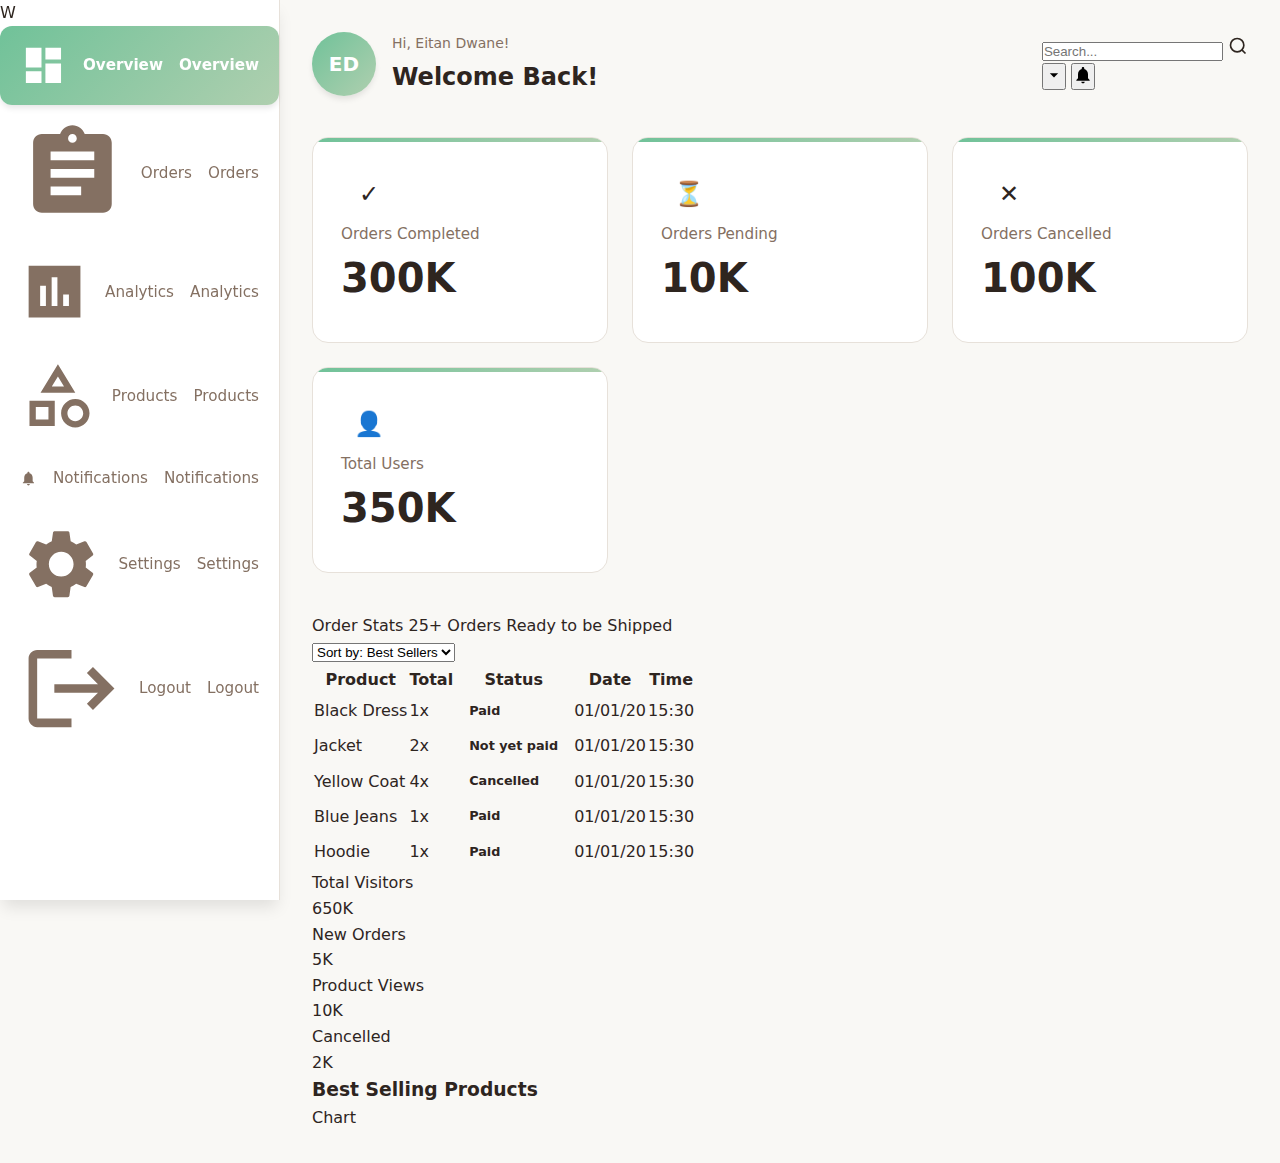
<file: revalue/admin.html>
<!DOCTYPE html>
<html lang="en">
  <head>
    <meta charset="UTF-8" />
    <meta name="viewport" content="width=device-width, initial-scale=1.0" />
    <link rel="stylesheet" href="styleForAdmin.css" />
    <script defer src="admin.js"></script>
    <title>Admin Dashboard</title>
  </head>
  <body>
    <!-- Sidebar -->
    <div class="sidebar">
      <div class="logo">W</div>

      <div class="nav-item active" data-section="overview">
        <svg viewBox="0 0 24 24" fill="currentColor">
          <path
            d="M3 13h8V3H3v10zm0 8h8v-6H3v6zm10 0h8V11h-8v10zm0-18v6h8V3h-8z"
          />
        </svg>
        <span class="nav-label">Overview</span>
        <span class="nav-tooltip">Overview</span>
      </div>

      <div class="nav-item" data-section="orders">
        <svg viewBox="0 0 24 24" fill="currentColor">
          <path
            d="M19 3h-4.18C14.4 1.84 13.3 1 12 1c-1.3 0-2.4.84-2.82 2H5c-1.1 0-2 .9-2 2v14c0 1.1.9 2 2 2h14c1.1 0 2-.9 2-2V5c0-1.1-.9-2-2-2zm-7 0c.55 0 1 .45 1 1s-.45 1-1 1-1-.45-1-1 .45-1 1-1zm2 14H7v-2h7v2zm3-4H7v-2h10v2zm0-4H7V7h10v2z"
          />
        </svg>
        <span class="nav-label">Orders</span>
        <span class="nav-tooltip">Orders</span>
      </div>

      <div class="nav-item" data-section="analytics">
        <svg viewBox="0 0 24 24" fill="currentColor">
          <path
            d="M3 3v18h18V3H3zm6 14H7v-7h2v7zm4 0h-2V7h2v10zm4 0h-2v-4h2v4z"
          />
        </svg>
        <span class="nav-label">Analytics</span>
        <span class="nav-tooltip">Analytics</span>
      </div>

      <div class="nav-item" data-section="products">
        <svg viewBox="0 0 24 24" fill="currentColor">
          <path
            d="M12 2l-5.5 9h11L12 2zm0 3.84L13.93 9h-3.87L12 5.84zM17.5 13c-2.49 0-4.5 2.01-4.5 4.5s2.01 4.5 4.5 4.5 4.5-2.01 4.5-4.5-2.01-4.5-4.5-4.5zm0 7c-1.38 0-2.5-1.12-2.5-2.5s1.12-2.5 2.5-2.5 2.5 1.12 2.5 2.5-1.12 2.5-2.5 2.5zM3 21.5h8v-8H3v8zm2-6h4v4H5v-4z"
          />
        </svg>
        <span class="nav-label">Products</span>
        <span class="nav-tooltip">Products</span>
      </div>

      <div class="nav-item" data-section="notifications">
        <svg viewBox="0 0 24 24" fill="currentColor">
          <path
            d="M12 22c1.1 0 2-.9 2-2h-4c0 1.1.89 2 2 2zm6-6v-5c0-3.07-1.64-5.64-4.5-6.32V4c0-.83-.67-1.5-1.5-1.5s-1.5.67-1.5 1.5v.68C7.63 5.36 6 7.92 6 11v5l-2 2v1h16v-1l-2-2z"
          />
        </svg>
        <span class="nav-label">Notifications</span>
        <span class="nav-tooltip">Notifications</span>
      </div>

      <div class="nav-item settings-icon" data-section="settings">
        <svg viewBox="0 0 24 24" fill="currentColor">
          <path
            d="M19.14 12.94c.04-.3.06-.61.06-.94 0-.32-.02-.64-.07-.94l2.03-1.58c.18-.14.23-.41.12-.61l-1.92-3.32c-.12-.22-.37-.29-.59-.22l-2.39.96c-.5-.38-1.03-.7-1.62-.94l-.36-2.54c-.04-.24-.24-.41-.48-.41h-3.84c-.24 0-.43.17-.47.41l-.36 2.54c-.59.24-1.13.57-1.62.94l-2.39-.96c-.22-.08-.47 0-.59.22L2.74 8.87c-.12.21-.08.47.12.61l2.03 1.58c-.05.3-.09.63-.09.94s.02.64.07.94l-2.03 1.58c-.18.14-.23.41-.12.61l1.92 3.32c.12.22.37.29.59.22l2.39-.96c.5.38 1.03.7 1.62.94l.36 2.54c.05.24.24.41.48.41h3.84c.24 0 .44-.17.47-.41l.36-2.54c.59-.24 1.13-.56 1.62-.94l2.39.96c.22.08.47 0 .59-.22l1.92-3.32c.12-.22.07-.47-.12-.61l-2.01-1.58zM12 15.6c-1.98 0-3.6-1.62-3.6-3.6s1.62-3.6 3.6-3.6 3.6 1.62 3.6 3.6-1.62 3.6-3.6 3.6z"
          />
        </svg>
        <span class="nav-label">Settings</span>
        <span class="nav-tooltip">Settings</span>
      </div>

      <div class="nav-item logout-icon" data-section="logout">
        <svg viewBox="0 0 24 24" fill="currentColor">
          <path
            d="M17 7l-1.41 1.41L18.17 11H8v2h10.17l-2.58 2.58L17 17l5-5zM4 5h8V3H4c-1.1 0-2 .9-2 2v14c0 1.1.9 2 2 2h8v-2H4V5z"
          />
        </svg>
        <span class="nav-label">Logout</span>
        <span class="nav-tooltip">Logout</span>
      </div>
    </div>

    <!-- Main Content -->
    <div class="main-content">
      <!-- Header -->
      <div class="header">
        <div class="welcome-section">
          <div class="user-avatar">ED</div>
          <div class="welcome-text">
            <small>Hi, Eitan Dwane!</small>
            <h2>Welcome Back!</h2>
          </div>
        </div>
        <div class="header-actions">
          <div class="search-bar">
            <input type="text" placeholder="Search..." />
            <svg
              width="20"
              height="20"
              viewBox="0 0 24 24"
              fill="none"
              stroke="currentColor"
              stroke-width="2"
            >
              <circle cx="11" cy="11" r="8"></circle>
              <path d="m21 21-4.35-4.35"></path>
            </svg>
          </div>
          <div class="header-icons">
            <button class="icon-btn">
              <svg
                width="20"
                height="20"
                viewBox="0 0 24 24"
                fill="currentColor"
              >
                <path d="M7 10l5 5 5-5z" />
              </svg>
            </button>
            <button class="icon-btn">
              <svg
                width="20"
                height="20"
                viewBox="0 0 24 24"
                fill="currentColor"
              >
                <path
                  d="M12 22c1.1 0 2-.9 2-2h-4c0 1.1.89 2 2 2zm6-6v-5c0-3.07-1.64-5.64-4.5-6.32V4c0-.83-.67-1.5-1.5-1.5s-1.5.67-1.5 1.5v.68C7.63 5.36 6 7.92 6 11v5l-2 2v1h16v-1l-2-2z"
                />
              </svg>
              <span class="notification-badge"></span>
            </button>
          </div>
        </div>
      </div>

      <!-- Overview Section -->
      <div class="content-section active" id="overview">
        <div class="stats-grid">
          <div class="stat-card">
            <div class="stat-icon green">✓</div>
            <div class="stat-info">
              <div class="stat-label">Orders Completed</div>
              <div class="stat-value">300K</div>
            </div>
          </div>
          <div class="stat-card">
            <div class="stat-icon blue">⏳</div>
            <div class="stat-info">
              <div class="stat-label">Orders Pending</div>
              <div class="stat-value">10K</div>
            </div>
          </div>
          <div class="stat-card">
            <div class="stat-icon red">✕</div>
            <div class="stat-info">
              <div class="stat-label">Orders Cancelled</div>
              <div class="stat-value">100K</div>
            </div>
          </div>
          <div class="stat-card">
            <div class="stat-icon purple">👤</div>
            <div class="stat-info">
              <div class="stat-label">Total Users</div>
              <div class="stat-value">350K</div>
            </div>
          </div>
        </div>

        <div class="order-stats">
          <div class="order-stats-header">
            <div>
              <span class="order-stats-title">Order Stats</span>
              <span class="orders-ready">25+ Orders Ready to be Shipped</span>
            </div>
            <select class="sort-dropdown">
              <option>Sort by: Best Sellers</option>
              <option>Sort by: Recent</option>
              <option>Sort by: Price</option>
            </select>
          </div>
          <table class="orders-table">
            <thead>
              <tr>
                <th>Product</th>
                <th>Total</th>
                <th>Status</th>
                <th>Date</th>
                <th>Time</th>
              </tr>
            </thead>
            <tbody>
              <tr>
                <td>
                  <div class="product-cell">
                    <div class="product-img" style="background: #f0f0f0"></div>
                    <span>Black Dress</span>
                  </div>
                </td>
                <td>1x</td>
                <td>
                  <span class="status-badge paid">Paid</span>
                </td>
                <td>01/01/20</td>
                <td>15:30</td>
              </tr>
              <tr>
                <td>
                  <div class="product-cell">
                    <div class="product-img" style="background: #f0f0f0"></div>
                    <span>Jacket</span>
                  </div>
                </td>
                <td>2x</td>
                <td>
                  <span class="status-badge pending">Not yet paid</span>
                </td>
                <td>01/01/20</td>
                <td>15:30</td>
              </tr>
              <tr>
                <td>
                  <div class="product-cell">
                    <div class="product-img" style="background: #f0f0f0"></div>
                    <span>Yellow Coat</span>
                  </div>
                </td>
                <td>4x</td>
                <td>
                  <span class="status-badge cancelled">Cancelled</span>
                </td>
                <td>01/01/20</td>
                <td>15:30</td>
              </tr>
              <tr>
                <td>
                  <div class="product-cell">
                    <div class="product-img" style="background: #f0f0f0"></div>
                    <span>Blue Jeans</span>
                  </div>
                </td>
                <td>1x</td>
                <td>
                  <span class="status-badge paid">Paid</span>
                </td>
                <td>01/01/20</td>
                <td>15:30</td>
              </tr>
              <tr>
                <td>
                  <div class="product-cell">
                    <div class="product-img" style="background: #f0f0f0"></div>
                    <span>Hoodie</span>
                  </div>
                </td>
                <td>1x</td>
                <td>
                  <span class="status-badge paid">Paid</span>
                </td>
                <td>01/01/20</td>
                <td>15:30</td>
              </tr>
            </tbody>
          </table>
        </div>

        <div class="side-stats">
          <div class="side-stat-card">
            <div class="side-stat-label">Total Visitors</div>
            <div class="side-stat-value">650K</div>
            <div class="sub-stat-label">New Orders</div>
            <div class="sub-stat-value">5K</div>
          </div>
          <div class="side-stat-card">
            <div class="side-stat-label">Product Views</div>
            <div class="side-stat-value">10K</div>
            <div class="sub-stat-label">Cancelled</div>
            <div class="sub-stat-value">2K</div>
          </div>
        </div>

        <div class="charts-grid">
          <div class="chart-card">
            <h3 class="chart-title">Best Selling Products</h3>
            <div class="chart-placeholder">Chart</div>
          </div>
          <!-- <div class="chart-card">
                        <h3 class="chart-title">Customer Retention</h3>
                        <div class="chart-placeholder">
                            Chart will be added here
                        </div>
                    </div> -->
        </div>
      </div>

      <!-- Orders Section (Empty Container) -->
      <div class="content-section" id="orders">
        <div class="empty-container">
          Orders Section - Add your content here
        </div>
      </div>

      <!-- Analytics Section (Empty Container) -->
      <div class="content-section" id="analytics">
        <div class="empty-container">
          Analytics Section - Add your content here
        </div>
      </div>

      <!-- Products Section (Empty Container) -->
      <div class="content-section" id="products">
        <div class="empty-container">
          Products Section - Add your content here
        </div>
      </div>

      <!-- Notifications Section (Empty Container) -->
      <div class="content-section" id="notifications">
        <div class="empty-container">
          Notifications Section - Add your content here
        </div>
      </div>

      <!-- Settings Section (Empty Container) -->
      <div class="content-section" id="settings">
        <div class="empty-container">
          Settings Section - Add your content here
        </div>
      </div>
    </div>
  </body>
</html>
</file>
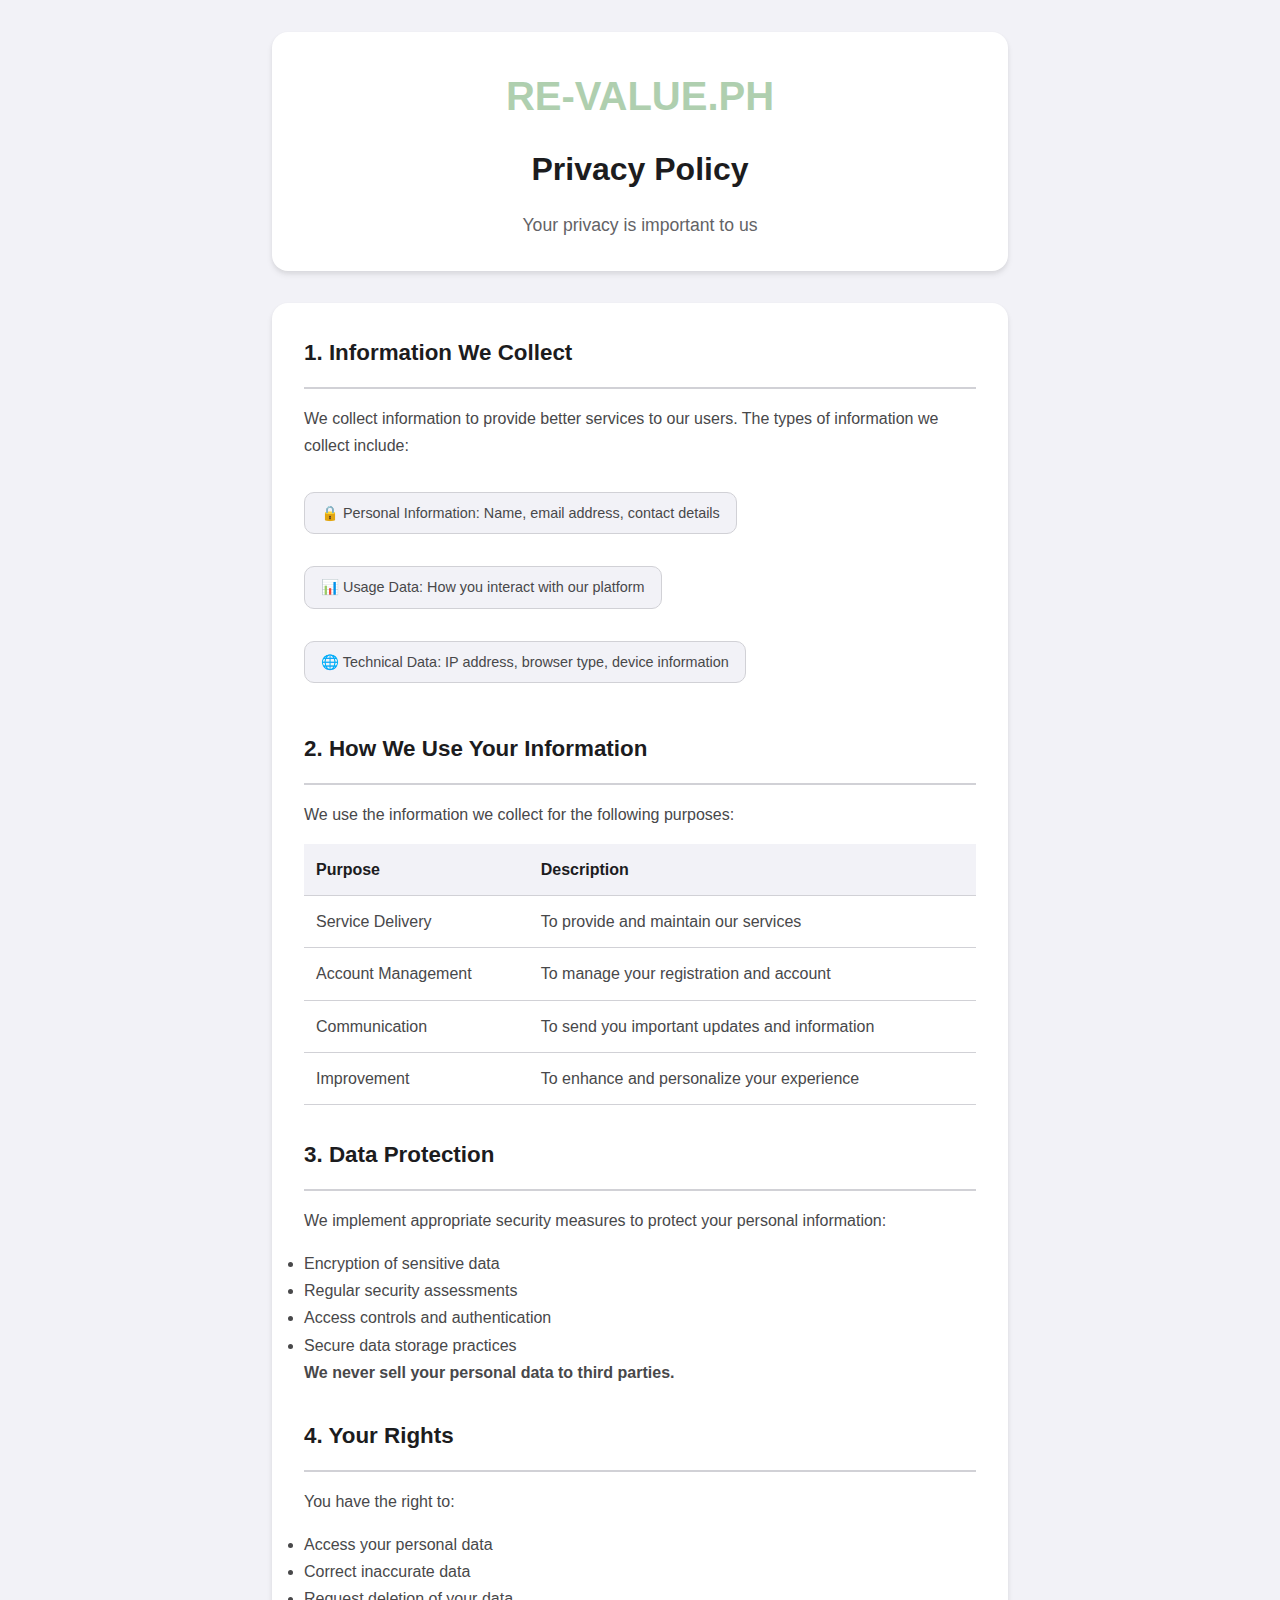
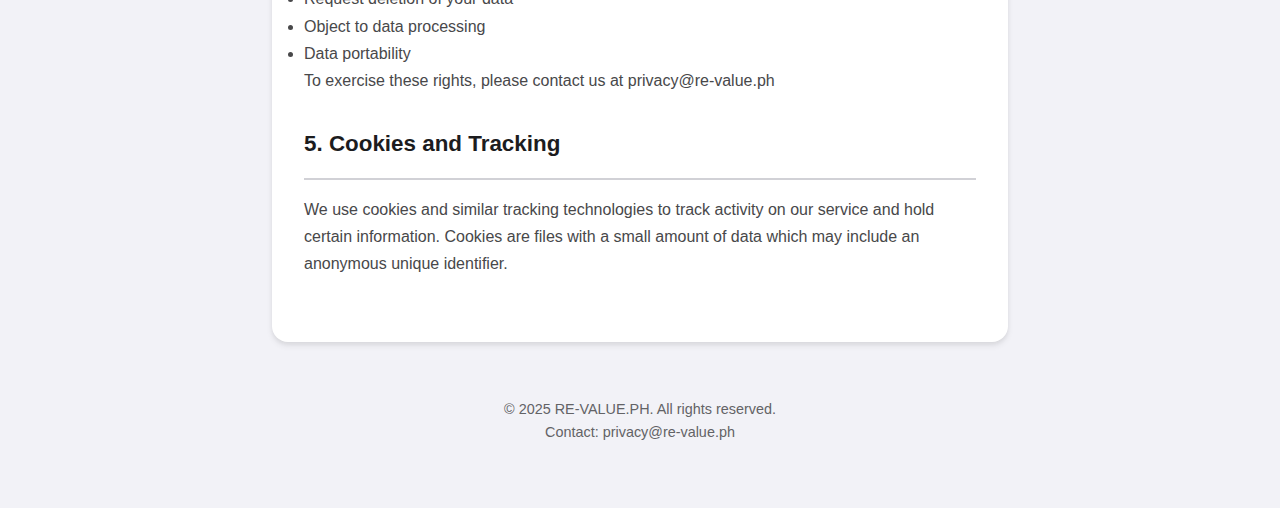
<file: revalue/privacy.html>
<!DOCTYPE html>
<html lang="en">
  <head>
    <meta charset="UTF-8" />
    <meta name="viewport" content="width=device-width, initial-scale=1.0" />
    <title>Privacy Policy - RE-VALUE.PH</title>
    <style>
      :root {
        --sage: #afcfaf;
        --primary-color: #008cff;
        --primary-hover: #0051d5;
        --dark: #1c1c1e;
        --gray-900: #2c2c2e;
        --gray-800: #3a3a3c;
        --gray-700: #48484a;
        --gray-600: #636366;
        --gray-500: #8e8e93;
        --gray-400: #aeaeb2;
        --gray-300: #c7c7cc;
        --gray-200: #d1d1d6;
        --gray-100: #e5e5ea;
        --gray-50: #f2f2f7;
        --white: #ffffff;
        --spacing-md: 16px;
        --spacing-lg: 24px;
        --spacing-xl: 32px;
        --font-family: -apple-system, BlinkMacSystemFont, "Segoe UI", Roboto,
          Oxygen, Ubuntu, sans-serif;
        --radius-md: 10px;
        --radius-lg: 16px;
        --shadow-md: 0 4px 6px rgba(0, 0, 0, 0.07),
          0 2px 4px rgba(0, 0, 0, 0.05);
        --shadow-lg: 0 10px 25px rgba(0, 0, 0, 0.1),
          0 6px 10px rgba(0, 0, 0, 0.05);
      }

      * {
        margin: 0;
        padding: 0;
        box-sizing: border-box;
      }

      body {
        font-family: var(--font-family);
        background: var(--gray-50);
        color: var(--dark);
        line-height: 1.6;
        min-height: 100vh;
      }

      .container {
        max-width: 800px;
        margin: 0 auto;
        padding: var(--spacing-xl);
      }

      .header {
        text-align: center;
        margin-bottom: var(--spacing-xl);
        padding: var(--spacing-xl) 0;
        background: var(--white);
        border-radius: var(--radius-lg);
        box-shadow: var(--shadow-md);
      }

      .logo {
        font-size: 2.5rem;
        font-weight: 800;
        color: var(--sage);
        margin-bottom: var(--spacing-md);
      }

      .title {
        font-size: 2rem;
        font-weight: 600;
        color: var(--dark);
        margin-bottom: var(--spacing-md);
      }

      .subtitle {
        color: var(--gray-600);
        font-size: 1.1rem;
      }

      .content-card {
        background: var(--white);
        border-radius: var(--radius-lg);
        padding: var(--spacing-xl);
        box-shadow: var(--shadow-md);
        margin-bottom: var(--spacing-lg);
      }

      .section {
        margin-bottom: var(--spacing-xl);
      }

      .section-title {
        font-size: 1.4rem;
        font-weight: 600;
        color: var(--dark);
        margin-bottom: var(--spacing-md);
        padding-bottom: var(--spacing-md);
        border-bottom: 2px solid var(--gray-200);
      }

      .section-content {
        color: var(--gray-700);
        line-height: 1.7;
      }

      .section-content p {
        margin-bottom: var(--spacing-md);
      }

      .privacy-badge {
        display: inline-flex;
        align-items: center;
        gap: 8px;
        padding: 8px 16px;
        background: var(--gray-50);
        border: 1px solid var(--gray-200);
        border-radius: var(--radius-md);
        font-size: 0.9rem;
        margin: var(--spacing-md) 0;
      }

      .data-table {
        width: 100%;
        border-collapse: collapse;
        margin: var(--spacing-md) 0;
      }

      .data-table th,
      .data-table td {
        padding: 12px;
        text-align: left;
        border-bottom: 1px solid var(--gray-200);
      }

      .data-table th {
        background: var(--gray-50);
        font-weight: 600;
        color: var(--dark);
      }

      .back-btn {
        display: inline-flex;
        align-items: center;
        gap: 8px;
        padding: 12px 24px;
        background: var(--primary-color);
        color: var(--white);
        text-decoration: none;
        border-radius: var(--radius-md);
        font-weight: 600;
        transition: all 0.3s ease;
        margin-top: var(--spacing-lg);
      }

      .back-btn:hover {
        background: var(--primary-hover);
        transform: translateY(-2px);
        box-shadow: var(--shadow-lg);
      }

      .footer {
        text-align: center;
        padding: var(--spacing-xl);
        color: var(--gray-600);
        font-size: 0.9rem;
      }

      @media (max-width: 768px) {
        .container {
          padding: var(--spacing-md);
        }

        .title {
          font-size: 1.6rem;
        }

        .content-card {
          padding: var(--spacing-lg);
        }

        .data-table {
          font-size: 0.9rem;
        }
      }
    </style>
  </head>
  <body>
    <div class="container">
      <div class="header">
        <div class="logo">RE-VALUE.PH</div>
        <h1 class="title">Privacy Policy</h1>
        <p class="subtitle">Your privacy is important to us</p>
      </div>

      <div class="content-card">
        <div class="section">
          <h2 class="section-title">1. Information We Collect</h2>
          <div class="section-content">
            <p>
              We collect information to provide better services to our users.
              The types of information we collect include:
            </p>

            <div class="privacy-badge">
              🔒 Personal Information: Name, email address, contact details
            </div>

            <div class="privacy-badge">
              📊 Usage Data: How you interact with our platform
            </div>

            <div class="privacy-badge">
              🌐 Technical Data: IP address, browser type, device information
            </div>
          </div>
        </div>

        <div class="section">
          <h2 class="section-title">2. How We Use Your Information</h2>
          <div class="section-content">
            <p>We use the information we collect for the following purposes:</p>
            <table class="data-table">
              <thead>
                <tr>
                  <th>Purpose</th>
                  <th>Description</th>
                </tr>
              </thead>
              <tbody>
                <tr>
                  <td>Service Delivery</td>
                  <td>To provide and maintain our services</td>
                </tr>
                <tr>
                  <td>Account Management</td>
                  <td>To manage your registration and account</td>
                </tr>
                <tr>
                  <td>Communication</td>
                  <td>To send you important updates and information</td>
                </tr>
                <tr>
                  <td>Improvement</td>
                  <td>To enhance and personalize your experience</td>
                </tr>
              </tbody>
            </table>
          </div>
        </div>

        <div class="section">
          <h2 class="section-title">3. Data Protection</h2>
          <div class="section-content">
            <p>
              We implement appropriate security measures to protect your
              personal information:
            </p>
            <ul>
              <li>Encryption of sensitive data</li>
              <li>Regular security assessments</li>
              <li>Access controls and authentication</li>
              <li>Secure data storage practices</li>
            </ul>
            <p>
              <strong
                >We never sell your personal data to third parties.</strong
              >
            </p>
          </div>
        </div>

        <div class="section">
          <h2 class="section-title">4. Your Rights</h2>
          <div class="section-content">
            <p>You have the right to:</p>
            <ul>
              <li>Access your personal data</li>
              <li>Correct inaccurate data</li>
              <li>Request deletion of your data</li>
              <li>Object to data processing</li>
              <li>Data portability</li>
            </ul>
            <p>
              To exercise these rights, please contact us at privacy@re-value.ph
            </p>
          </div>
        </div>

        <div class="section">
          <h2 class="section-title">5. Cookies and Tracking</h2>
          <div class="section-content">
            <p>
              We use cookies and similar tracking technologies to track activity
              on our service and hold certain information. Cookies are files
              with a small amount of data which may include an anonymous unique
              identifier.
            </p>
          </div>
        </div>
      </div>

      <div class="footer">
        <p>© 2025 RE-VALUE.PH. All rights reserved.</p>
        <p>Contact: privacy@re-value.ph</p>
      </div>
    </div>
  </body>
</html>
</file>
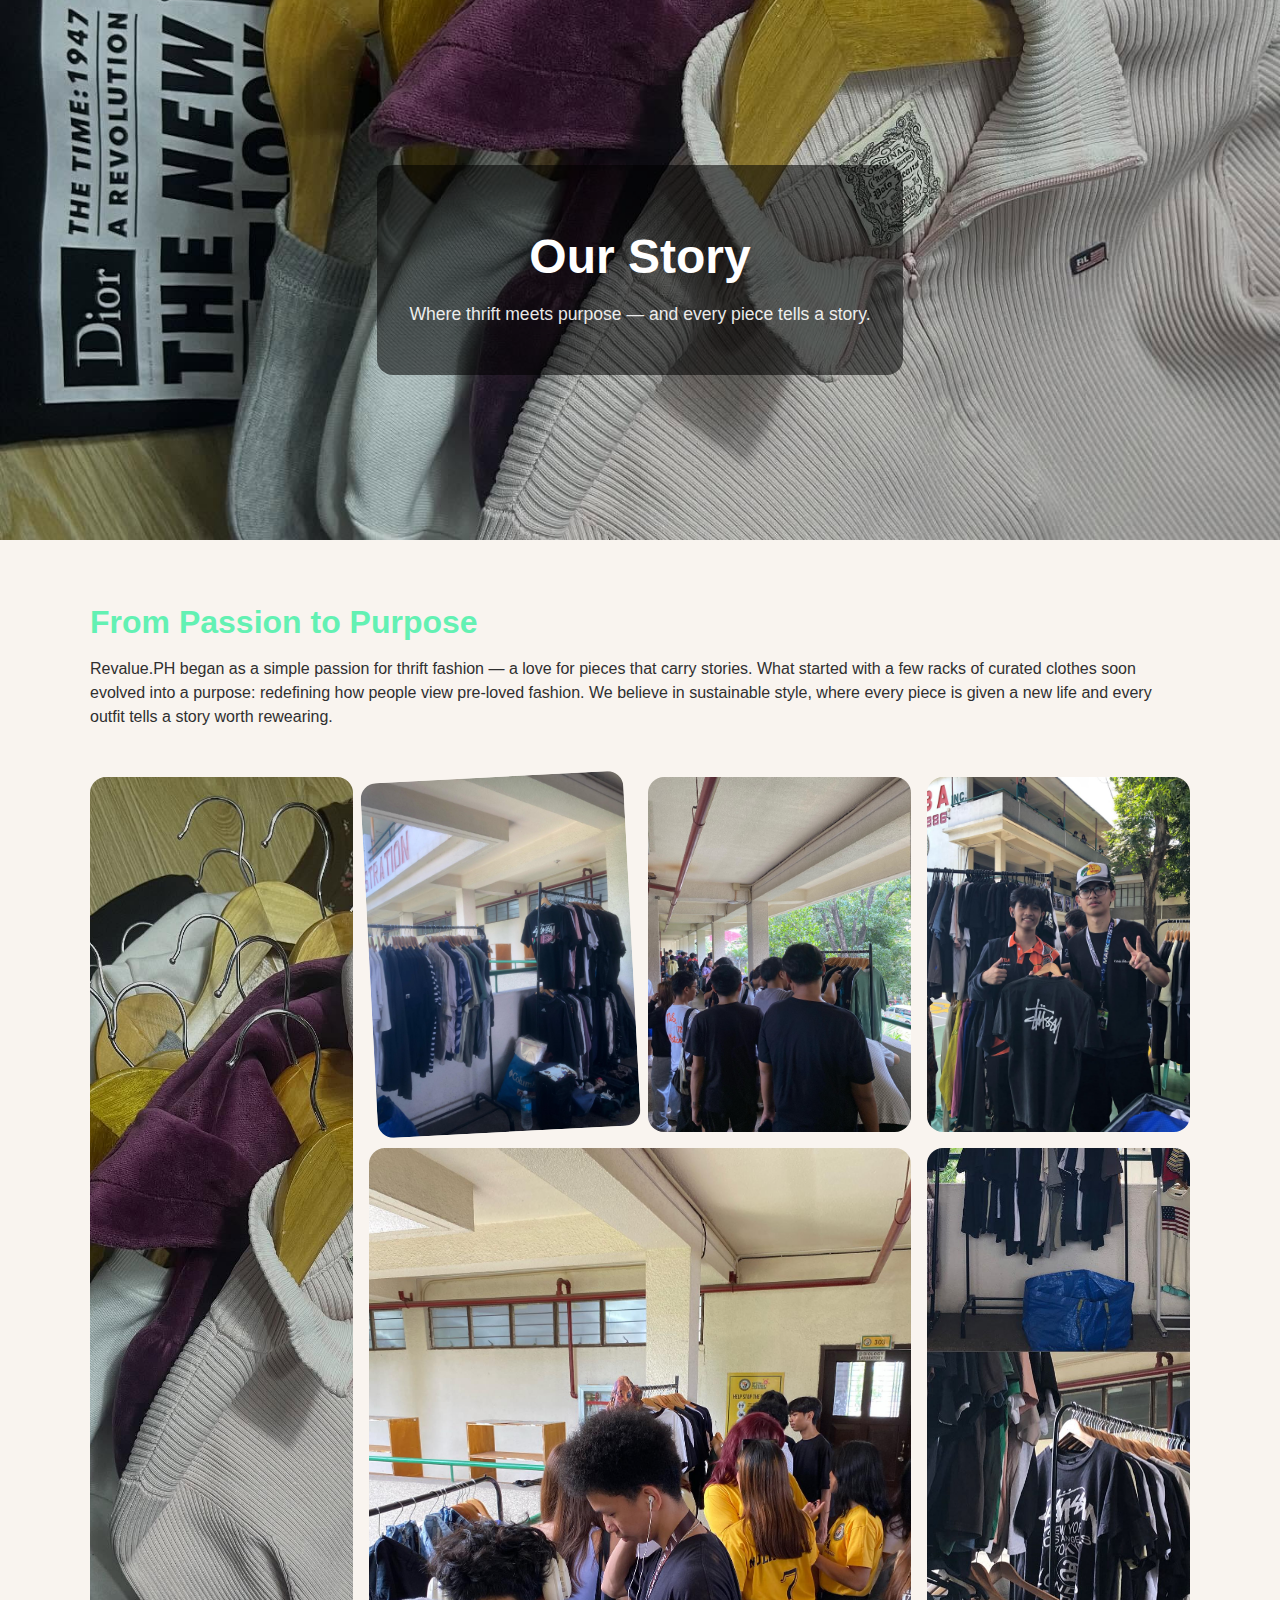
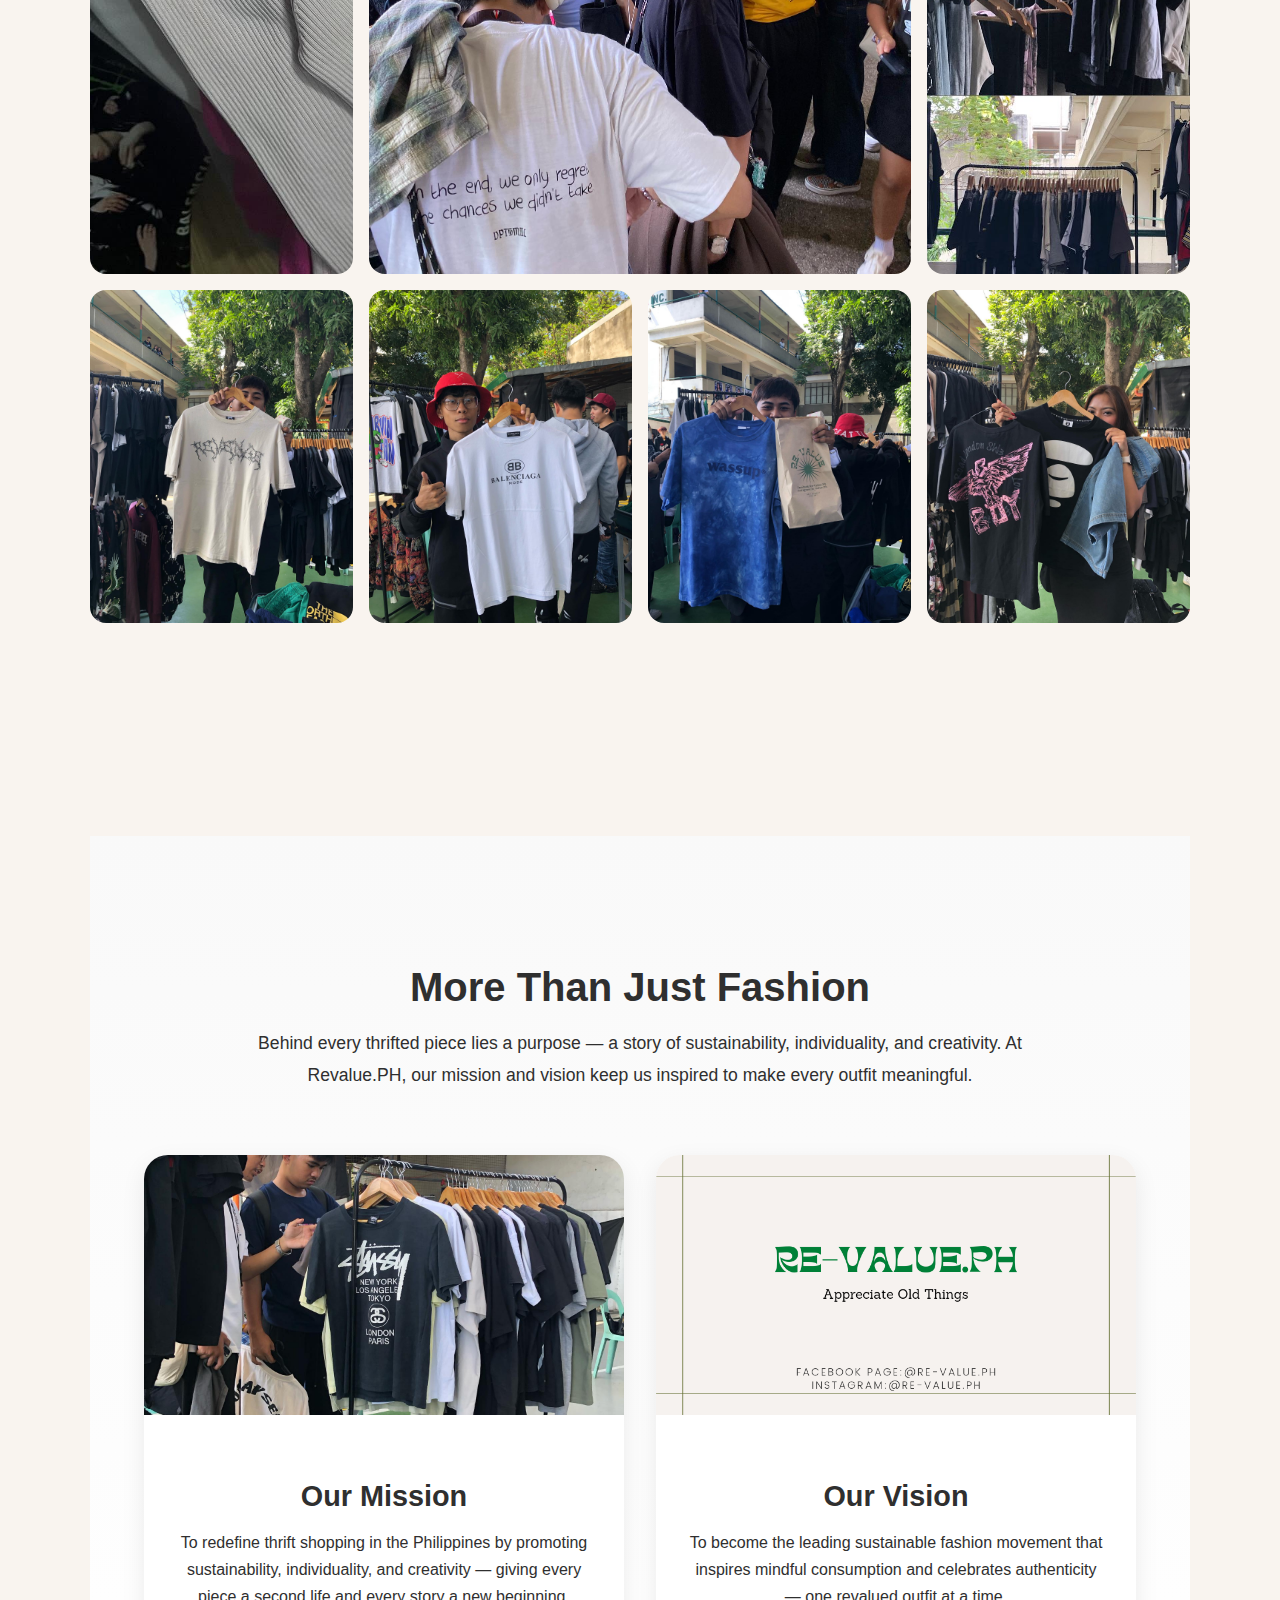
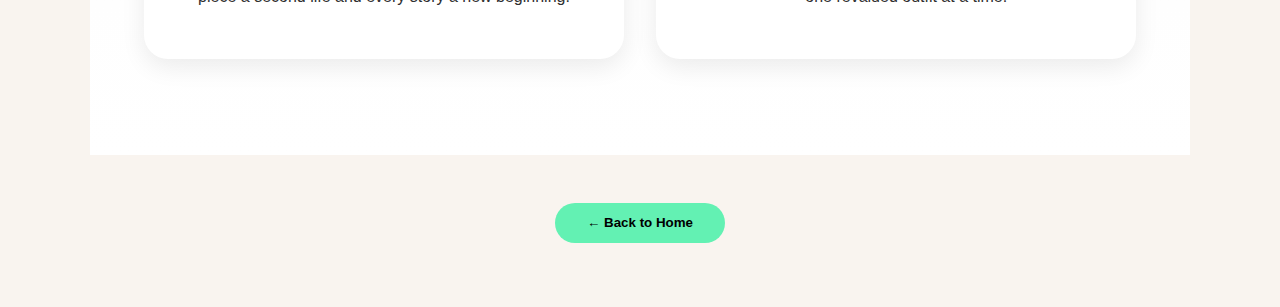
<file: revalue/story.html>
<!DOCTYPE html>
<html lang="en">
  <head>
    <meta charset="UTF-8" />
    <meta name="viewport" content="width=device-width, initial-scale=1.0" />
    <title>Our Story</title>
    <link rel="stylesheet" href="story.css" />
  </head>
  <body>
    <section class="story-hero">
      <div class="hero-overlay">
        <h1>Our Story</h1>
        <p>Where thrift meets purpose — and every piece tells a story.</p>
      </div>
    </section>

    <section class="story-container">
      <div class="story-text-block">
        <h2>From Passion to Purpose</h2>
        <p>
          Revalue.PH began as a simple passion for thrift fashion — a love for
          pieces that carry stories. What started with a few racks of curated
          clothes soon evolved into a purpose: redefining how people view
          pre-loved fashion. We believe in sustainable style, where every piece
          is given a new life and every outfit tells a story worth rewearing.
        </p>
      </div>

      <div class="story-collage">
        <div class="collage-grid">
          <div class="img-box tall">
            <img src="uploads/1.jpg" alt="Story 1" />
          </div>
          <div class="img-box rotate">
            <img src="uploads/2.jpg" alt="Story 2" />
          </div>
          <div class="img-box"><img src="uploads/3.jpg" alt="Story 3" /></div>
          <div class="img-box"><img src="uploads/10.jpg" alt="Story 10" /></div>
          <div class="img-box wide">
            <img src="uploads/4.jpg" alt="Story 4" />
          </div>
          <div class="img-box"><img src="uploads/5.jpg" alt="Story 5" /></div>
          <div class="img-box rotate">
            <img src="uploads/6.jpg" alt="Story 6" />
          </div>

          <div class="img-box"><img src="uploads/7.jpg" alt="Story 7" /></div>
          <div class="img-box"><img src="uploads/8.jpg" alt="Story 8" /></div>
          <div class="img-box"><img src="uploads/9.jpg" alt="Story 9" /></div>
        </div>
      </div>

      <div class="story-text-block">
        <h2>Mindful Fashion for All</h2>
        <p>
          Each collection we curate is handpicked, cleaned, and styled with
          care. Our goal is not only to bring affordable and stylish pieces but
          also to inspire conscious shopping — fashion that respects both people
          and the planet.
        </p>
      </div>

      <section class="mission-vision">
        <div class="mv-intro">
          <h2>More Than Just Fashion</h2>
          <p>
            Behind every thrifted piece lies a purpose — a story of
            sustainability, individuality, and creativity. At Revalue.PH, our
            mission and vision keep us inspired to make every outfit meaningful.
          </p>
        </div>

        <div class="mv-cards">
          <div class="mv-card mission">
            <img src="uploads/12.jpg" alt="Mission Image" />
            <div class="mv-text">
              <h3>Our Mission</h3>
              <p>
                To redefine thrift shopping in the Philippines by promoting
                sustainability, individuality, and creativity — giving every
                piece a second life and every story a new beginning.
              </p>
            </div>
          </div>

          <div class="mv-card vision">
            <img
              src="revalue/288032621_433433812123784_4123306123302216214_n.png"
              alt="Vision Image"
            />
            <div class="mv-text">
              <h3>Our Vision</h3>
              <p>
                To become the leading sustainable fashion movement that inspires
                mindful consumption and celebrates authenticity — one revalued
                outfit at a time.
              </p>
            </div>
          </div>
        </div>
      </section>

      <div class="back-home">
        <button class="btn" onclick="location.href='index.php'">
          ← Back to Home
        </button>
      </div>
    </section>

    <script>
      const blocks = document.querySelectorAll(
        ".story-text-block, .mv-section"
      );
      const observer = new IntersectionObserver(
        (entries) => {
          entries.forEach((entry) => {
            if (entry.isIntersecting) {
              entry.target.classList.add("visible");
            }
          });
        },
        { threshold: 0.2 }
      );

      blocks.forEach((block) => observer.observe(block));
    </script>
  </body>
</html>
</file>
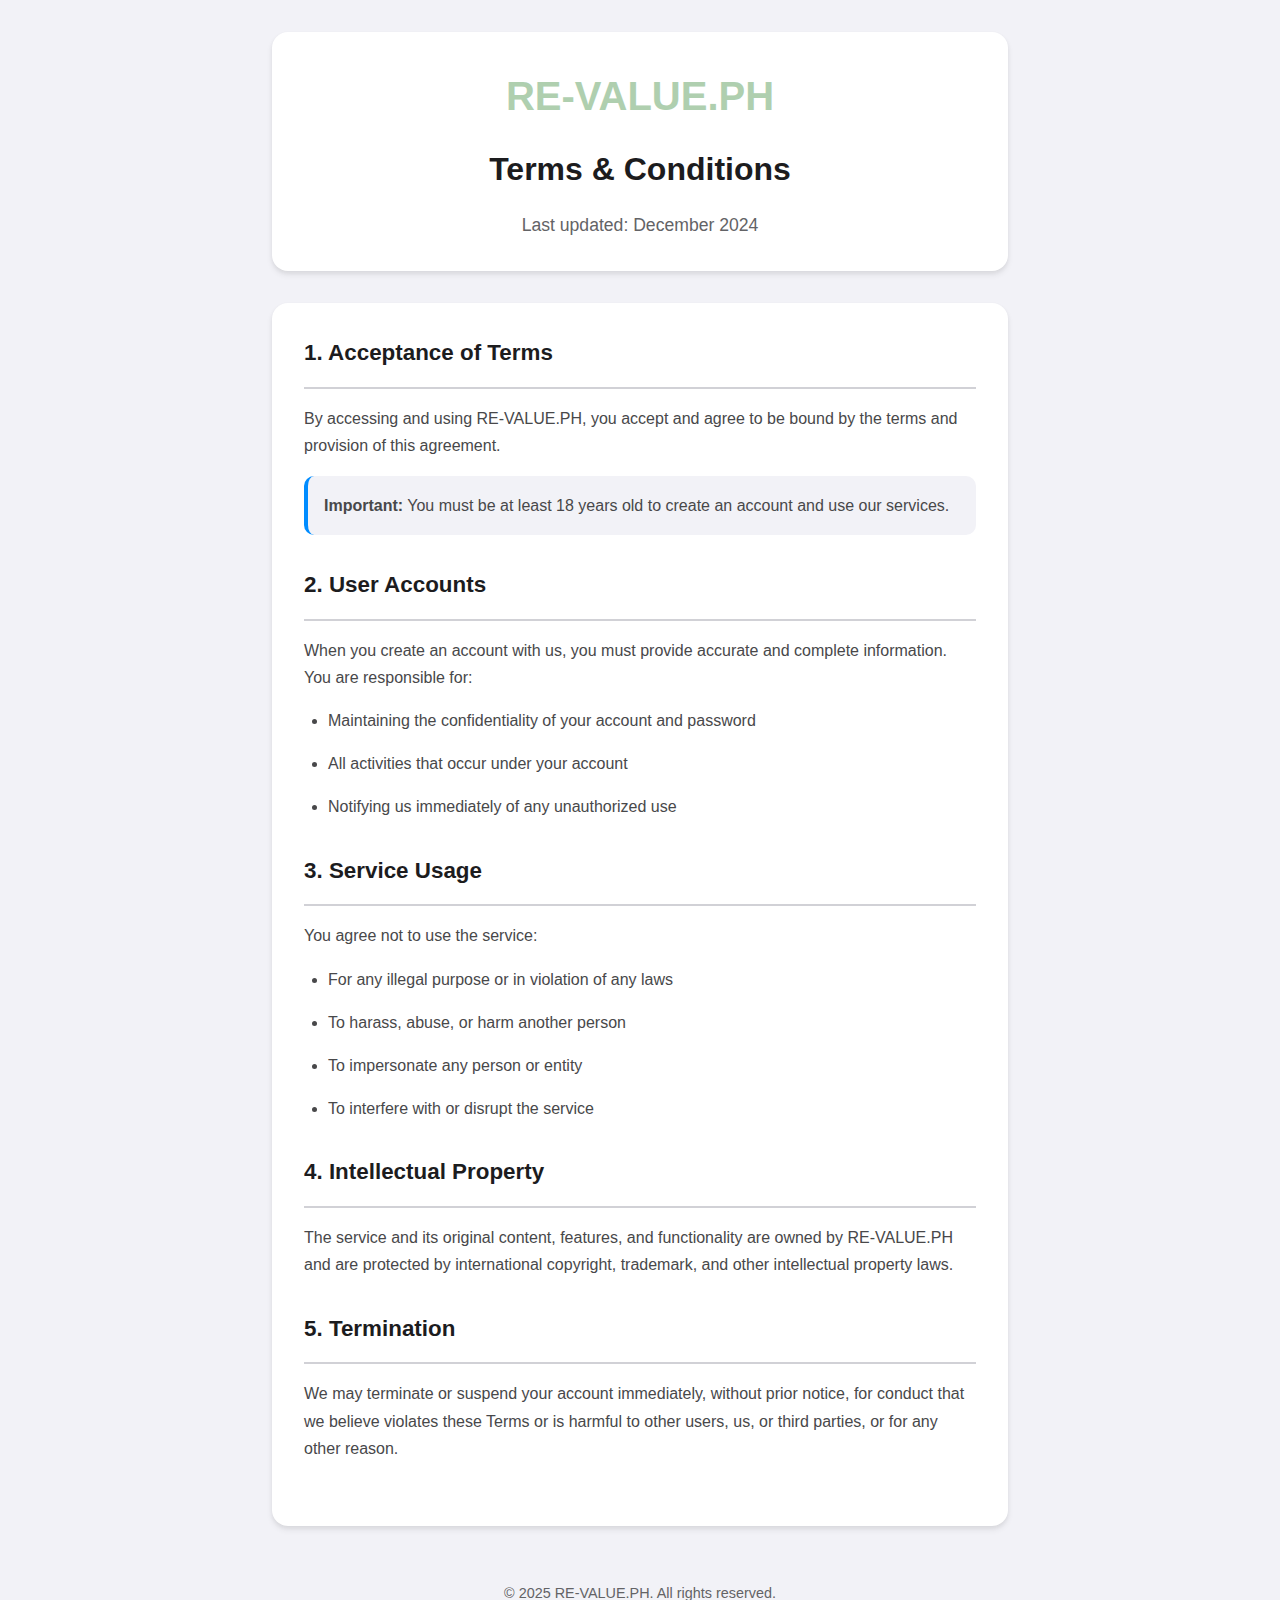
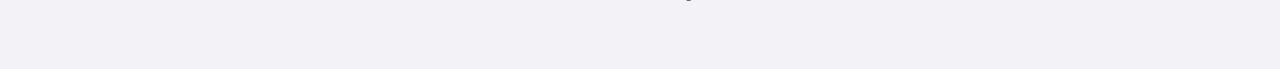
<file: revalue/terms.html>
<!DOCTYPE html>
<html lang="en">
  <head>
    <meta charset="UTF-8" />
    <meta name="viewport" content="width=device-width, initial-scale=1.0" />
    <title>Terms & Conditions - RE-VALUE.PH</title>
    <style>
      :root {
        --primary-color: #008cff;
        --primary-hover: #0051d5;
        --dark: #1c1c1e;
        --gray-900: #2c2c2e;
        --gray-800: #3a3a3c;
        --gray-700: #48484a;
        --gray-600: #636366;
        --gray-500: #8e8e93;
        --gray-400: #aeaeb2;
        --gray-300: #c7c7cc;
        --gray-200: #d1d1d6;
        --gray-100: #e5e5ea;
        --gray-50: #f2f2f7;
        --white: #ffffff;
        --spacing-md: 16px;
        --spacing-lg: 24px;
        --spacing-xl: 32px;
        --font-family: -apple-system, BlinkMacSystemFont, "Segoe UI", Roboto,
          Oxygen, Ubuntu, sans-serif;
        --radius-md: 10px;
        --radius-lg: 16px;
        --shadow-md: 0 4px 6px rgba(0, 0, 0, 0.07),
          0 2px 4px rgba(0, 0, 0, 0.05);
        --shadow-lg: 0 10px 25px rgba(0, 0, 0, 0.1),
          0 6px 10px rgba(0, 0, 0, 0.05);
        --sage: #afcfaf;
      }

      * {
        margin: 0;
        padding: 0;
        box-sizing: border-box;
      }

      body {
        font-family: var(--font-family);
        background: var(--gray-50);
        color: var(--dark);
        line-height: 1.6;
        min-height: 100vh;
      }

      .container {
        max-width: 800px;
        margin: 0 auto;
        padding: var(--spacing-xl);
      }

      .header {
        text-align: center;
        margin-bottom: var(--spacing-xl);
        padding: var(--spacing-xl) 0;
        background: var(--white);
        border-radius: var(--radius-lg);
        box-shadow: var(--shadow-md);
      }

      .logo {
        font-size: 2.5rem;
        font-weight: 800;
        color: var(--sage);
        margin-bottom: var(--spacing-md);
      }

      .title {
        font-size: 2rem;
        font-weight: 600;
        color: var(--dark);
        margin-bottom: var(--spacing-md);
      }

      .subtitle {
        color: var(--gray-600);
        font-size: 1.1rem;
      }

      .content-card {
        background: var(--white);
        border-radius: var(--radius-lg);
        padding: var(--spacing-xl);
        box-shadow: var(--shadow-md);
        margin-bottom: var(--spacing-lg);
      }

      .section {
        margin-bottom: var(--spacing-xl);
      }

      .section-title {
        font-size: 1.4rem;
        font-weight: 600;
        color: var(--dark);
        margin-bottom: var(--spacing-md);
        padding-bottom: var(--spacing-md);
        border-bottom: 2px solid var(--gray-200);
      }

      .section-content {
        color: var(--gray-700);
        line-height: 1.7;
      }

      .section-content p {
        margin-bottom: var(--spacing-md);
      }

      .section-content ul {
        margin: var(--spacing-md) 0;
        padding-left: var(--spacing-lg);
      }

      .section-content li {
        margin-bottom: var(--spacing-md);
      }

      .highlight {
        background: var(--gray-50);
        padding: var(--spacing-md);
        border-radius: var(--radius-md);
        border-left: 4px solid var(--primary-color);
        margin: var(--spacing-md) 0;
      }

      .back-btn {
        display: inline-flex;
        align-items: center;
        gap: 8px;
        padding: 12px 24px;
        background: var(--primary-color);
        color: var(--white);
        text-decoration: none;
        border-radius: var(--radius-md);
        font-weight: 600;
        transition: all 0.3s ease;
        margin-top: var(--spacing-lg);
      }

      .back-btn:hover {
        background: var(--primary-hover);
        transform: translateY(-2px);
        box-shadow: var(--shadow-lg);
      }

      .footer {
        text-align: center;
        padding: var(--spacing-xl);
        color: var(--gray-600);
        font-size: 0.9rem;
      }

      @media (max-width: 768px) {
        .container {
          padding: var(--spacing-md);
        }

        .title {
          font-size: 1.6rem;
        }

        .content-card {
          padding: var(--spacing-lg);
        }
      }
    </style>
  </head>
  <body>
    <div class="container">
      <div class="header">
        <div class="logo">RE-VALUE.PH</div>
        <h1 class="title">Terms & Conditions</h1>
        <p class="subtitle">Last updated: December 2024</p>
      </div>

      <div class="content-card">
        <div class="section">
          <h2 class="section-title">1. Acceptance of Terms</h2>
          <div class="section-content">
            <p>
              By accessing and using RE-VALUE.PH, you accept and agree to be
              bound by the terms and provision of this agreement.
            </p>
            <div class="highlight">
              <strong>Important:</strong> You must be at least 18 years old to
              create an account and use our services.
            </div>
          </div>
        </div>

        <div class="section">
          <h2 class="section-title">2. User Accounts</h2>
          <div class="section-content">
            <p>
              When you create an account with us, you must provide accurate and
              complete information. You are responsible for:
            </p>
            <ul>
              <li>
                Maintaining the confidentiality of your account and password
              </li>
              <li>All activities that occur under your account</li>
              <li>Notifying us immediately of any unauthorized use</li>
            </ul>
          </div>
        </div>

        <div class="section">
          <h2 class="section-title">3. Service Usage</h2>
          <div class="section-content">
            <p>You agree not to use the service:</p>
            <ul>
              <li>For any illegal purpose or in violation of any laws</li>
              <li>To harass, abuse, or harm another person</li>
              <li>To impersonate any person or entity</li>
              <li>To interfere with or disrupt the service</li>
            </ul>
          </div>
        </div>

        <div class="section">
          <h2 class="section-title">4. Intellectual Property</h2>
          <div class="section-content">
            <p>
              The service and its original content, features, and functionality
              are owned by RE-VALUE.PH and are protected by international
              copyright, trademark, and other intellectual property laws.
            </p>
          </div>
        </div>

        <div class="section">
          <h2 class="section-title">5. Termination</h2>
          <div class="section-content">
            <p>
              We may terminate or suspend your account immediately, without
              prior notice, for conduct that we believe violates these Terms or
              is harmful to other users, us, or third parties, or for any other
              reason.
            </p>
          </div>
        </div>
      </div>

      <div class="footer">
        <p>© 2025 RE-VALUE.PH. All rights reserved.</p>
      </div>
    </div>
  </body>
</html>
</file>
<file: revalue/styleForAdmin.css>
/* ===================================
   MODERN ADMIN DASHBOARD - RE-VALUE.PH
   =================================== */

:root {
  /* Brand Colors */
  --primary: hsl(150, 40%, 60%);
  --primary-light: hsl(150, 40%, 70%);
  --primary-dark: hsl(150, 40%, 50%);
  --sage: hsl(120, 25%, 75%);
  --sage-dark: hsl(120, 25%, 25%);
  --coral: hsl(15, 65%, 80%);
  --cream: hsl(45, 40%, 95%);

  /* Neutrals */
  --background: hsl(35, 25%, 97%);
  --foreground: hsl(25, 20%, 15%);
  --card: hsl(0, 0%, 100%);
  --border: hsl(35, 20%, 88%);
  --muted: hsl(35, 20%, 95%);
  --muted-foreground: hsl(25, 15%, 45%);

  /* Semantic */
  --success: hsl(150, 60%, 50%);
  --warning: hsl(45, 90%, 55%);
  --error: hsl(0, 70%, 65%);
  --info: hsl(210, 80%, 60%);

  /* Shadows */
  --shadow-sm: 0 1px 2px 0 hsl(0 0% 0% / 0.05);
  --shadow-md: 0 4px 6px -1px hsl(0 0% 0% / 0.1);
  --shadow-lg: 0 10px 15px -3px hsl(0 0% 0% / 0.1);
  --shadow-xl: 0 20px 25px -5px hsl(0 0% 0% / 0.1);
  --shadow-card: 0 8px 30px -8px hsl(var(--sage) / 0.2);
  --shadow-hover: 0 12px 40px -8px hsl(var(--sage) / 0.25);

  /* Radius */
  --radius-sm: 0.5rem;
  --radius-md: 0.75rem;
  --radius-lg: 1rem;
  --radius-xl: 1.5rem;

  /* Transitions */
  --transition: all 0.3s cubic-bezier(0.4, 0, 0.2, 1);
  --transition-fast: all 0.15s cubic-bezier(0.4, 0, 0.2, 1);

  /* Sidebar */
  --sidebar-width: 280px;
  --sidebar-collapsed: 80px;

  /* Typography */
  --font-sans: system-ui, -apple-system, "Segoe UI", Roboto, sans-serif;
}

* {
  margin: 0;
  padding: 0;
  box-sizing: border-box;
}

body {
  font-family: var(--font-sans);
  background: var(--background);
  color: var(--foreground);
  line-height: 1.6;
  overflow-x: hidden;
  -webkit-font-smoothing: antialiased;
}

/* ===================================
   SIDEBAR
   =================================== */

.sidebar {
  position: fixed;
  left: 0;
  top: 0;
  height: 100vh;
  width: var(--sidebar-width);
  background: var(--card);
  border-right: 1px solid var(--border);
  display: flex;
  flex-direction: column;
  transition: var(--transition);
  z-index: 1000;
  box-shadow: var(--shadow-lg);
}

.sidebar-header {
  padding: clamp(1.25rem, 3vw, 1.75rem);
  border-bottom: 1px solid var(--border);
  display: flex;
  align-items: center;
  justify-content: space-between;
}

.logo {
  display: flex;
  align-items: center;
  gap: 0.875rem;
}

.logo i {
  font-size: clamp(1.5rem, 4vw, 1.75rem);
  color: var(--primary);
  background: linear-gradient(135deg, var(--primary), var(--sage));
  -webkit-background-clip: text;
  -webkit-text-fill-color: transparent;
  background-clip: text;
}

.logo-text {
  font-size: clamp(1.1rem, 2.5vw, 1.35rem);
  font-weight: 800;
  letter-spacing: 0.05em;
  color: var(--foreground);
  text-transform: uppercase;
}

.sidebar-toggle {
  display: none;
  background: var(--muted);
  border: none;
  width: 36px;
  height: 36px;
  border-radius: var(--radius-md);
  cursor: pointer;
  transition: var(--transition-fast);
}

.sidebar-toggle:hover {
  background: var(--primary);
  color: white;
}

.sidebar-nav {
  flex: 1;
  padding: clamp(1rem, 2vw, 1.5rem);
  display: flex;
  flex-direction: column;
  gap: 0.5rem;
}

.nav-item {
  position: relative;
  display: flex;
  align-items: center;
  gap: 1rem;
  padding: clamp(0.875rem, 2vw, 1rem) clamp(1rem, 2.5vw, 1.25rem);
  border-radius: var(--radius-md);
  color: var(--muted-foreground);
  cursor: pointer;
  transition: var(--transition-fast);
  font-weight: 500;
  font-size: clamp(0.9rem, 1.8vw, 0.95rem);
  overflow: hidden;
}

.nav-item i {
  font-size: clamp(1.1rem, 2.2vw, 1.25rem);
  transition: var(--transition-fast);
  z-index: 1;
}

.nav-text {
  z-index: 1;
}

.nav-indicator {
  position: absolute;
  left: 0;
  top: 50%;
  transform: translateY(-50%);
  width: 4px;
  height: 0;
  background: var(--primary);
  border-radius: 0 4px 4px 0;
  transition: var(--transition);
}

.nav-item:hover {
  background: var(--muted);
  color: var(--foreground);
}

.nav-item.active {
  background: linear-gradient(135deg, var(--primary), var(--sage));
  color: white;
  font-weight: 600;
  box-shadow: var(--shadow-md);
}

.nav-item.active .nav-indicator {
  height: 60%;
}

.nav-item.active i {
  transform: scale(1.1);
}

.badge {
  margin-left: auto;
  background: var(--error);
  color: white;
  padding: 0.2rem 0.5rem;
  border-radius: 9999px;
  font-size: 0.75rem;
  font-weight: 600;
  z-index: 1;
}

.logout-item {
  margin-top: auto;
  border-top: 1px solid var(--border);
  padding-top: 1rem;
}

/* ===================================
   MAIN CONTENT
   =================================== */

.main-content {
  margin-left: var(--sidebar-width);
  min-height: 100vh;
  padding: clamp(1.5rem, 3vw, 2rem);
  transition: var(--transition);
}

/* ===================================
   HEADER
   =================================== */

.header {
  display: flex;
  align-items: center;
  justify-content: space-between;
  margin-bottom: clamp(2rem, 4vw, 2.5rem);
  flex-wrap: wrap;
  gap: 1.5rem;
}

.header-left {
  flex: 1;
}

.welcome-section {
  display: flex;
  align-items: center;
  gap: 1rem;
}

.user-avatar {
  position: relative;
  width: clamp(48px, 8vw, 64px);
  height: clamp(48px, 8vw, 64px);
  border-radius: 50%;
  background: linear-gradient(135deg, var(--primary), var(--sage));
  display: flex;
  align-items: center;
  justify-content: center;
  color: white;
  font-weight: 700;
  font-size: clamp(1rem, 2vw, 1.25rem);
  box-shadow: var(--shadow-md);
}

.user-avatar span {
  z-index: 1;
}

.status-indicator {
  position: absolute;
  bottom: 2px;
  right: 2px;
  width: clamp(12px, 2vw, 16px);
  height: clamp(12px, 2vw, 16px);
  background: var(--success);
  border: 3px solid var(--card);
  border-radius: 50%;
  animation: pulse 2s infinite;
}

@keyframes pulse {
  0%,
  100% {
    opacity: 1;
  }
  50% {
    opacity: 0.7;
  }
}

.welcome-text small {
  font-size: clamp(0.8rem, 1.5vw, 0.875rem);
  color: var(--muted-foreground);
  display: block;
  margin-bottom: 0.25rem;
}

.welcome-text h1 {
  font-size: clamp(1.5rem, 3vw, 2rem);
  font-weight: 700;
  color: var(--foreground);
  margin: 0;
}

.header-right {
  display: flex;
  align-items: center;
  gap: 1rem;
}

.search-box {
  display: flex;
  align-items: center;
  gap: 0.75rem;
  background: var(--card);
  border: 1px solid var(--border);
  border-radius: var(--radius-lg);
  padding: 0.75rem 1.25rem;
  min-width: clamp(200px, 30vw, 350px);
  transition: var(--transition-fast);
}

.search-box:focus-within {
  border-color: var(--primary);
  box-shadow: 0 0 0 3px hsl(150 40% 60% / 0.1);
}

.search-box i {
  color: var(--muted-foreground);
  font-size: 1rem;
}

.search-box input {
  border: none;
  outline: none;
  background: transparent;
  flex: 1;
  font-size: clamp(0.875rem, 1.5vw, 0.95rem);
  color: var(--foreground);
}

.search-box input::placeholder {
  color: var(--muted-foreground);
}

.notification-btn {
  position: relative;
  width: clamp(40px, 6vw, 48px);
  height: clamp(40px, 6vw, 48px);
  border-radius: 50%;
  background: var(--card);
  border: 1px solid var(--border);
  display: flex;
  align-items: center;
  justify-content: center;
  cursor: pointer;
  transition: var(--transition-fast);
}

.notification-btn:hover {
  background: var(--muted);
  transform: scale(1.05);
}

.notification-dot {
  position: absolute;
  top: 8px;
  right: 8px;
  width: 8px;
  height: 8px;
  background: var(--error);
  border-radius: 50%;
  border: 2px solid var(--card);
}

/* ===================================
   STATS GRID
   =================================== */

.stats-grid {
  display: grid;
  grid-template-columns: repeat(auto-fit, minmax(min(100%, 280px), 1fr));
  gap: clamp(1rem, 2vw, 1.5rem);
  margin-bottom: clamp(2rem, 4vw, 2.5rem);
}

.stat-card {
  background: var(--card);
  border: 1px solid var(--border);
  border-radius: var(--radius-lg);
  padding: clamp(1.25rem, 2.5vw, 1.75rem);
  position: relative;
  overflow: hidden;
  transition: var(--transition);
}

.stat-card:hover {
  transform: translateY(-4px);
  box-shadow: var(--shadow-hover);
}

.stat-card::before {
  content: "";
  position: absolute;
  top: 0;
  left: 0;
  right: 0;
  height: 4px;
  background: linear-gradient(90deg, var(--primary), var(--sage));
}

.completed-card::before {
  background: linear-gradient(90deg, var(--success), var(--primary));
}

.pending-card::before {
  background: linear-gradient(90deg, var(--warning), var(--coral));
}

.users-card::before {
  background: linear-gradient(90deg, var(--info), var(--primary));
}

.stat-content {
  position: relative;
  z-index: 1;
}

.stat-header {
  display: flex;
  align-items: center;
  justify-content: space-between;
  margin-bottom: 1rem;
}

.stat-icon {
  width: clamp(48px, 8vw, 56px);
  height: clamp(48px, 8vw, 56px);
  border-radius: var(--radius-md);
  display: flex;
  align-items: center;
  justify-content: center;
  font-size: clamp(1.25rem, 2.5vw, 1.5rem);
}

.completed-card .stat-icon {
  background: hsl(150 60% 50% / 0.1);
  color: var(--success);
}

.pending-card .stat-icon {
  background: hsl(45 90% 55% / 0.1);
  color: var(--warning);
}

.users-card .stat-icon {
  background: hsl(210 80% 60% / 0.1);
  color: var(--info);
}

.stat-trend {
  display: flex;
  align-items: center;
  gap: 0.35rem;
  padding: 0.35rem 0.65rem;
  border-radius: var(--radius-sm);
  font-size: clamp(0.75rem, 1.3vw, 0.8rem);
  font-weight: 600;
}

.stat-trend.positive {
  background: hsl(150 60% 50% / 0.1);
  color: var(--success);
}

.stat-trend.neutral {
  background: var(--muted);
  color: var(--muted-foreground);
}

.stat-value {
  font-size: clamp(2rem, 4vw, 2.5rem);
  font-weight: 800;
  color: var(--foreground);
  margin-bottom: 0.25rem;
}

.stat-label {
  font-size: clamp(0.875rem, 1.5vw, 0.95rem);
  color: var(--muted-foreground);
  font-weight: 500;
}

.stat-chart {
  margin-top: 1rem;
  height: 40px;
  opacity: 0.3;
}

.mini-chart {
  width: 100%;
  height: 100%;
  background: linear-gradient(to right, transparent 0%, var(--primary) 100%);
  border-radius: var(--radius-sm);
}

/* ===================================
   CARDS
   =================================== */

.card {
  background: var(--card);
  border: 1px solid var(--border);
  border-radius: var(--radius-lg);
  overflow: hidden;
  box-shadow: var(--shadow-sm);
  margin-bottom: clamp(1.5rem, 3vw, 2rem);
}

.card-header {
  padding: clamp(1.25rem, 2.5vw, 1.75rem);
  border-bottom: 1px solid var(--border);
  display: flex;
  align-items: center;
  justify-content: space-between;
  flex-wrap: wrap;
  gap: 1rem;
}

.card-title h2 {
  font-size: clamp(1.25rem, 2.5vw, 1.5rem);
  font-weight: 700;
  color: var(--foreground);
  margin-bottom: 0.25rem;
}

.card-subtitle {
  font-size: clamp(0.8rem, 1.5vw, 0.875rem);
  color: var(--muted-foreground);
}

.card-actions {
  display: flex;
  gap: 0.75rem;
  flex-wrap: wrap;
}

/* ===================================
   BUTTONS
   =================================== */

.btn {
  display: inline-flex;
  align-items: center;
  gap: 0.5rem;
  padding: clamp(0.625rem, 1.5vw, 0.75rem) clamp(1rem, 2vw, 1.25rem);
  border-radius: var(--radius-md);
  font-size: clamp(0.85rem, 1.5vw, 0.9rem);
  font-weight: 600;
  cursor: pointer;
  transition: var(--transition-fast);
  border: none;
  text-decoration: none;
}

.btn-primary {
  background: linear-gradient(135deg, var(--primary), var(--sage));
  color: white;
  box-shadow: var(--shadow-sm);
}

.btn-primary:hover {
  box-shadow: var(--shadow-lg);
  transform: translateY(-2px);
}

.btn-secondary {
  background: var(--muted);
  color: var(--foreground);
  border: 1px solid var(--border);
}

.btn-secondary:hover {
  background: var(--card);
  border-color: var(--primary);
  color: var(--primary);
}

.btn-icon {
  width: 36px;
  height: 36px;
  padding: 0;
  justify-content: center;
  background: var(--muted);
  border: 1px solid var(--border);
}

/* ===================================
   TABLES
   =================================== */

.table-container {
  overflow-x: auto;
}

.modern-table {
  width: 100%;
  border-collapse: collapse;
  font-size: clamp(0.85rem, 1.5vw, 0.9rem);
}

.modern-table thead {
  background: var(--muted);
  position: sticky;
  top: 0;
  z-index: 10;
}

.modern-table th {
  padding: clamp(0.875rem, 2vw, 1.125rem);
  text-align: left;
  font-weight: 600;
  color: var(--muted-foreground);
  text-transform: uppercase;
  letter-spacing: 0.05em;
  font-size: clamp(0.75rem, 1.3vw, 0.8rem);
  white-space: nowrap;
}

.modern-table tbody tr {
  border-bottom: 1px solid var(--border);
  transition: var(--transition-fast);
}

.modern-table tbody tr:hover {
  background: var(--muted);
}

.modern-table td {
  padding: clamp(1rem, 2vw, 1.25rem);
  vertical-align: middle;
}

.customer-info {
  display: flex;
  align-items: center;
  gap: 0.75rem;
}

.customer-avatar {
  width: 36px;
  height: 36px;
  border-radius: 50%;
  background: linear-gradient(135deg, var(--primary), var(--sage));
  display: flex;
  align-items: center;
  justify-content: center;
  color: white;
  font-weight: 600;
  font-size: 0.8rem;
  flex-shrink: 0;
}

.status-badge {
  display: inline-flex;
  align-items: center;
  gap: 0.4rem;
  padding: 0.4rem 0.875rem;
  border-radius: 9999px;
  font-size: clamp(0.75rem, 1.3vw, 0.8rem);
  font-weight: 600;
  cursor: pointer;
  transition: var(--transition-fast);
  white-space: nowrap;
}

.status-badge i {
  font-size: 0.5rem;
}

.status-completed {
  background: hsl(150 60% 50% / 0.1);
  color: var(--success);
  border: 1px solid hsl(150 60% 50% / 0.3);
}

.status-pending {
  background: hsl(45 90% 55% / 0.1);
  color: var(--warning);
  border: 1px solid hsl(45 90% 55% / 0.3);
}

.status-pending:hover {
  background: var(--warning);
  color: white;
  transform: scale(1.05);
}

.text-muted {
  color: var(--muted-foreground);
  font-size: clamp(0.8rem, 1.4vw, 0.85rem);
}

.text-center {
  text-align: center;
  padding: 3rem 1rem;
  color: var(--muted-foreground);
}

.product-list {
  display: flex;
  flex-direction: column;
  gap: 0.5rem;
}

.product-item {
  display: flex;
  align-items: center;
  gap: 0.5rem;
  padding: 0.35rem;
  background: var(--muted);
  border-radius: var(--radius-sm);
}

.product-item img {
  width: 40px;
  height: 40px;
  object-fit: cover;
  border-radius: var(--radius-sm);
}

.product-item span {
  font-size: clamp(0.75rem, 1.3vw, 0.8rem);
  color: var(--foreground);
}

/* ===================================
   SECTION MANAGEMENT
   =================================== */

.content-section {
  display: none;
  animation: fadeIn 0.4s ease-in-out;
}

.content-section.active {
  display: block;
}

@keyframes fadeIn {
  from {
    opacity: 0;
    transform: translateY(10px);
  }
  to {
    opacity: 1;
    transform: translateY(0);
  }
}

.section-header {
  display: flex;
  align-items: center;
  justify-content: space-between;
  margin-bottom: clamp(1.5rem, 3vw, 2rem);
  flex-wrap: wrap;
  gap: 1rem;
}

.section-title {
  font-size: clamp(1.5rem, 3vw, 2rem);
  font-weight: 700;
  color: var(--foreground);
}

.section-actions {
  display: flex;
  gap: 0.75rem;
  flex-wrap: wrap;
}

.recent-orders-card {
  background: var(--card);
  border-radius: var(--radius-xl);
  overflow: hidden;
  box-shadow: var(--shadow-card);
  border: 1px solid var(--border);
}

.notification-grid {
  display: grid;
  grid-template-columns: repeat(auto-fit, minmax(min(100%, 300px), 1fr));
  gap: clamp(1rem, 2.5vw, 1.5rem);
}

.notification-card {
  background: var(--card);
  border: 1px solid var(--border);
  border-radius: var(--radius-lg);
  padding: clamp(1rem, 2vw, 1.5rem);
  display: flex;
  flex-direction: column;
  gap: clamp(0.75rem, 2vw, 1rem);
  box-shadow: var(--shadow-sm);
  transition: var(--transition);
  position: relative;
}

.notification-card::before {
  content: "";
  position: absolute;
  inset: 0;
  border-radius: inherit;
  border: 1px solid transparent;
  background: linear-gradient(135deg, hsl(var(--primary) / 0.2), transparent);
  pointer-events: none;
  opacity: 0;
  transition: var(--transition);
}

.notification-card:hover {
  transform: translateY(-4px);
  box-shadow: var(--shadow-hover);
}

.notification-card:hover::before {
  opacity: 1;
}

.notification-header {
  display: flex;
  align-items: flex-start;
  justify-content: space-between;
  gap: 1rem;
  flex-wrap: wrap;
}

.notification-header-text {
  flex: 1;
  min-width: 200px;
}

.notification-label {
  font-size: 0.75rem;
  font-weight: 600;
  text-transform: uppercase;
  letter-spacing: 0.08em;
  color: var(--muted-foreground);
}

.notification-title {
  font-size: clamp(1rem, 2vw, 1.15rem);
  font-weight: 700;
  margin: 0.15rem 0;
  color: var(--foreground);
}

.notification-meta {
  font-size: clamp(0.8rem, 1.5vw, 0.9rem);
  color: var(--muted-foreground);
  display: flex;
  gap: 0.4rem;
  align-items: center;
}

.notification-bullet {
  opacity: 0.5;
}

.notification-status {
  display: inline-flex;
  align-items: center;
  gap: 0.4rem;
  padding: 0.35rem 0.75rem;
  border-radius: 999px;
  background: hsl(150 60% 50% / 0.12);
  color: var(--success);
  font-weight: 600;
  border: 1px solid hsl(150 60% 50% / 0.25);
}

.notification-status i {
  font-size: 0.6rem;
}

.notification-icon {
  width: 44px;
  height: 44px;
  border-radius: 12px;
  background: linear-gradient(
    135deg,
    hsl(var(--sage) / 0.45),
    hsl(var(--primary) / 0.35)
  );
  color: var(--sage-dark);
  display: flex;
  align-items: center;
  justify-content: center;
  font-size: 1.1rem;
  flex-shrink: 0;
}

.notification-content {
  display: flex;
  gap: 1.25rem;
  align-items: stretch;
}

.notification-media {
  display: flex;
  flex-direction: column;
  gap: 0.75rem;
  align-items: center;
  justify-content: center;
}

.notification-thumb {
  width: 96px;
  height: 96px;
  border-radius: var(--radius-md);
  object-fit: cover;
  border: 1px solid hsl(var(--border));
  box-shadow: 0 10px 20px rgba(15, 23, 42, 0.08);
  background: var(--card);
}

.notification-thumb.placeholder {
  display: flex;
  align-items: center;
  justify-content: center;
  color: var(--muted-foreground);
  font-size: 1.25rem;
  background: hsl(var(--muted) / 0.6);
}

.notification-preview-btn {
  border: none;
  border-radius: var(--radius-md);
  padding: 0.45rem 0.9rem;
  font-size: 0.8rem;
  font-weight: 600;
  color: white;
  background: linear-gradient(135deg, hsl(var(--primary)), hsl(var(--sage)));
  cursor: pointer;
  transition: var(--transition-fast);
  display: inline-flex;
  align-items: center;
  gap: 0.35rem;
  box-shadow: 0 8px 18px hsl(var(--primary) / 0.2);
}

.notification-preview-btn:hover {
  transform: translateY(-2px);
  box-shadow: 0 12px 24px hsl(var(--primary) / 0.25);
}

.notification-body {
  flex: 1;
  padding: 0.85rem 1rem;
  border-radius: var(--radius-md);
  background: hsl(var(--muted) / 0.35);
  border: 1px dashed hsl(var(--border));
  display: flex;
  flex-direction: column;
  gap: 0.65rem;
}

.notification-items {
  margin: 0;
  font-size: clamp(0.85rem, 1.6vw, 0.95rem);
  color: var(--foreground);
}

.notification-more {
  color: var(--muted-foreground);
  font-weight: 600;
}

.notification-chip-list {
  display: flex;
  flex-wrap: wrap;
  gap: 0.5rem;
  margin: 0;
  padding: 0;
  list-style: none;
}

.notification-chip {
  background: hsl(var(--card));
  color: var(--foreground);
  border-radius: 999px;
  padding: 0.35rem 0.75rem;
  font-size: 0.75rem;
  border: 1px solid hsl(var(--border));
  font-weight: 500;
  box-shadow: var(--shadow-sm);
}

.notification-footer {
  display: flex;
  justify-content: space-between;
  align-items: center;
  gap: 1rem;
  flex-wrap: wrap;
  padding-top: 0.5rem;
  border-top: 1px solid hsl(var(--border));
}

.notification-footer-info {
  display: flex;
  align-items: center;
  gap: 0.75rem;
  font-size: clamp(0.8rem, 1.5vw, 0.9rem);
  color: var(--muted-foreground);
}

.notification-amount {
  font-weight: 700;
  color: var(--foreground);
  font-size: clamp(0.9rem, 1.7vw, 1rem);
}

.notification-order-count {
  display: inline-flex;
  align-items: center;
  gap: 0.35rem;
  padding: 0.3rem 0.65rem;
  border-radius: var(--radius-md);
  background: hsl(var(--muted) / 0.9);
  font-weight: 500;
}

.notification-link {
  display: inline-flex;
  align-items: center;
  gap: 0.4rem;
  font-weight: 600;
  color: hsl(var(--primary));
  text-decoration: none;
  font-size: 0.85rem;
  transition: var(--transition-fast);
}

.notification-link i {
  font-size: 0.75rem;
}

.notification-link:hover {
  color: hsl(var(--primary) / 0.8);
  transform: translateX(3px);
}

.notification-empty {
  display: flex;
  flex-direction: column;
  align-items: center;
  justify-content: center;
  gap: 0.5rem;
  padding: 3rem 1.5rem;
  color: var(--muted-foreground);
  background: var(--card);
  border: 1px dashed var(--border);
  border-radius: var(--radius-lg);
  box-shadow: var(--shadow-sm);
}

.notification-empty i {
  font-size: 2.25rem;
  color: var(--border);
}

.notification-preview-modal {
  position: fixed;
  inset: 0;
  background: rgba(15, 23, 42, 0.55);
  display: none;
  align-items: center;
  justify-content: center;
  padding: 1.5rem;
  z-index: 1200;
  backdrop-filter: blur(6px);
}

.notification-preview-modal.show {
  display: flex;
}

.notification-preview-dialog {
  background: var(--card);
  border-radius: var(--radius-xl);
  max-width: 720px;
  width: min(90%, 720px);
  max-height: 90vh;
  overflow: hidden;
  box-shadow: 0 25px 60px rgba(15, 23, 42, 0.35);
  position: relative;
  display: flex;
  flex-direction: column;
}

.notification-preview-close {
  position: absolute;
  top: 16px;
  right: 16px;
  width: 36px;
  height: 36px;
  border-radius: 50%;
  border: none;
  background: hsl(var(--muted));
  color: var(--foreground);
  font-size: 1.1rem;
  cursor: pointer;
  display: flex;
  align-items: center;
  justify-content: center;
  transition: var(--transition-fast);
}

.notification-preview-close:hover {
  transform: scale(1.05);
  background: hsl(var(--primary) / 0.15);
}

.notification-preview-header {
  padding: 2.5rem 2rem 1.25rem;
  background: linear-gradient(
    135deg,
    hsl(var(--sage) / 0.4),
    hsl(var(--primary) / 0.25)
  );
  color: var(--foreground);
}

.notification-preview-header h3 {
  margin: 0;
  font-size: 1.4rem;
  font-weight: 700;
}

.notification-preview-subtitle {
  margin: 0.25rem 0 0;
  color: hsl(var(--muted-foreground));
  font-size: 0.95rem;
}

.notification-preview-gallery {
  display: grid;
  grid-template-columns: repeat(auto-fit, minmax(160px, 1fr));
  gap: 1rem;
  padding: 1.5rem 2rem 2rem;
  overflow-y: auto;
}

.notification-preview-gallery img {
  width: 100%;
  border-radius: var(--radius-lg);
  object-fit: cover;
  border: 1px solid hsl(var(--border));
  box-shadow: var(--shadow-sm);
}

.notification-preview-empty {
  padding: 2rem;
  text-align: center;
  color: var(--muted-foreground);
  display: none;
  flex-direction: column;
  align-items: center;
  gap: 0.75rem;
}

.notification-preview-empty i {
  font-size: 2rem;
  color: var(--border);
}

/* ===================================
   PRODUCTS GRID
   =================================== */

.products-grid {
  display: grid;
  grid-template-columns: repeat(auto-fill, minmax(min(100%, 280px), 1fr));
  gap: clamp(1rem, 2vw, 1.5rem);
}

.product-card {
  background: var(--card);
  border: 1px solid var(--border);
  border-radius: var(--radius-lg);
  overflow: hidden;
  transition: var(--transition);
}

.product-card:hover {
  transform: translateY(-4px);
  box-shadow: var(--shadow-hover);
}

.product-image-container {
  position: relative;
  width: 100%;
  height: clamp(240px, 35vw, 320px);
  overflow: hidden;
  background: var(--muted);
}

.product-image {
  width: 100%;
  height: 100%;
  object-fit: cover;
  transition: transform 0.6s cubic-bezier(0.4, 0, 0.2, 1);
}

.product-card:hover .product-image {
  transform: scale(1.1);
}

.product-overlay {
  position: absolute;
  inset: 0;
  background: linear-gradient(to top, rgba(0, 0, 0, 0.8), transparent);
  display: flex;
  align-items: flex-end;
  justify-content: center;
  gap: 0.75rem;
  padding: 1.25rem;
  opacity: 0;
  transition: var(--transition);
}

.product-card:hover .product-overlay {
  opacity: 1;
}

.overlay-btn {
  width: 44px;
  height: 44px;
  border-radius: 50%;
  background: white;
  display: flex;
  align-items: center;
  justify-content: center;
  color: var(--foreground);
  text-decoration: none;
  transition: var(--transition-fast);
  box-shadow: var(--shadow-md);
}

.overlay-btn:hover {
  transform: scale(1.1);
  background: var(--primary);
  color: white;
}

.overlay-btn.danger:hover {
  background: var(--error);
}

.product-details {
  padding: clamp(1rem, 2vw, 1.25rem);
}

.product-name {
  font-size: clamp(1rem, 2vw, 1.125rem);
  font-weight: 600;
  color: var(--foreground);
  margin-bottom: 0.5rem;
  display: -webkit-box;
  -webkit-line-clamp: 2;
  -webkit-box-orient: vertical;
  overflow: hidden;
}

.product-meta {
  display: flex;
  flex-wrap: wrap;
  gap: 0.75rem;
  margin-bottom: 0.75rem;
}

.product-category,
.product-size {
  display: flex;
  align-items: center;
  gap: 0.35rem;
  font-size: clamp(0.75rem, 1.3vw, 0.8rem);
  color: var(--muted-foreground);
  background: var(--muted);
  padding: 0.25rem 0.65rem;
  border-radius: var(--radius-sm);
}

.product-price {
  font-size: clamp(1.25rem, 2.5vw, 1.5rem);
  font-weight: 700;
  color: var(--primary);
}

.empty-state {
  text-align: center;
  padding: 4rem 2rem;
  color: var(--muted-foreground);
}

.empty-state i {
  font-size: 4rem;
  color: var(--border);
  margin-bottom: 1rem;
}

.empty-state p {
  font-size: 1.125rem;
  margin-bottom: 1.5rem;
}

/* ===================================
   MESSAGING SYSTEM
   =================================== */

.dm-container {
  display: grid;
  grid-template-columns: 320px 1fr;
  gap: 1.5rem;
  height: calc(100vh - 180px);
  min-height: 500px;
}

.dm-sidebar {
  background: var(--card);
  border: 1px solid var(--border);
  border-radius: var(--radius-lg);
  overflow: hidden;
  display: flex;
  flex-direction: column;
  box-shadow: var(--shadow-md);
}

.dm-sidebar-header {
  padding: 1.25rem;
  border-bottom: 1px solid var(--border);
  display: flex;
  align-items: center;
  justify-content: space-between;
  background: linear-gradient(135deg, var(--primary), var(--sage));
  color: white;
}

.dm-sidebar-header h3 {
  font-size: 1.125rem;
  font-weight: 600;
}

.dm-search {
  padding: 1rem;
  border-bottom: 1px solid var(--border);
  display: flex;
  align-items: center;
  gap: 0.75rem;
  background: var(--muted);
}

.dm-search i {
  color: var(--muted-foreground);
}

.dm-search input {
  flex: 1;
  border: none;
  outline: none;
  background: transparent;
  font-size: 0.9rem;
  color: var(--foreground);
}

.dm-search input::placeholder {
  color: var(--muted-foreground);
}

.dm-user-list {
  flex: 1;
  overflow-y: auto;
  scrollbar-width: thin;
  scrollbar-color: var(--primary) var(--muted);
}

.dm-user-list::-webkit-scrollbar {
  width: 6px;
}

.dm-user-list::-webkit-scrollbar-track {
  background: var(--muted);
}

.dm-user-list::-webkit-scrollbar-thumb {
  background: var(--primary);
  border-radius: 3px;
}

.dm-user-list::-webkit-scrollbar-thumb:hover {
  background: var(--primary-dark);
}

.dm-user-item {
  display: flex;
  align-items: center;
  gap: 0.875rem;
  padding: 1rem 1.25rem;
  cursor: pointer;
  transition: var(--transition-fast);
  border-bottom: 1px solid var(--border);
  position: relative;
}

.dm-user-item::before {
  content: "";
  position: absolute;
  left: 0;
  top: 0;
  bottom: 0;
  width: 3px;
  background: var(--primary);
  transform: scaleY(0);
  transition: var(--transition-fast);
}

.dm-user-item:hover {
  background: var(--muted);
}

.dm-user-item:hover::before {
  transform: scaleY(1);
}

.dm-user-item.active {
  background: linear-gradient(135deg, var(--primary), var(--sage));
  color: white;
  border-bottom-color: transparent;
}

.dm-user-item.active::before {
  transform: scaleY(1);
  background: white;
}

.dm-user-item .user-avatar {
  width: 44px;
  height: 44px;
  font-size: 0.9rem;
  flex-shrink: 0;
}

.dm-user-item.active .user-avatar {
  background: white;
  color: var(--primary);
  box-shadow: 0 4px 8px rgba(0, 0, 0, 0.2);
}

.dm-user-item .user-info {
  flex: 1;
  min-width: 0;
}

.user-name {
  font-weight: 600;
  font-size: 0.95rem;
  margin-bottom: 0.15rem;
  white-space: nowrap;
  overflow: hidden;
  text-overflow: ellipsis;
}

.user-status {
  font-size: 0.8rem;
  opacity: 0.8;
}

.dm-loading,
.dm-error,
.dm-empty {
  padding: 2rem;
  text-align: center;
  color: var(--muted-foreground);
  display: flex;
  flex-direction: column;
  align-items: center;
  gap: 0.75rem;
}

.dm-loading i {
  font-size: 1.5rem;
  animation: spin 1s linear infinite;
}

@keyframes spin {
  from {
    transform: rotate(0deg);
  }
  to {
    transform: rotate(360deg);
  }
}

.dm-error {
  color: var(--error);
}

.dm-empty i {
  font-size: 2.5rem;
  color: var(--border);
}

.dm-chat {
  background: var(--card);
  border: 1px solid var(--border);
  border-radius: var(--radius-lg);
  display: flex;
  flex-direction: column;
  overflow: hidden;
  box-shadow: var(--shadow-md);
}

.dm-chat-header {
  padding: 1.25rem;
  border-bottom: 1px solid var(--border);
  background: linear-gradient(135deg, var(--muted), var(--card));
  backdrop-filter: blur(10px);
}

.chat-header-content {
  display: flex;
  align-items: center;
  gap: 0.875rem;
}

.chat-header-content i {
  font-size: 1.5rem;
  color: var(--primary);
}

.chat-header-content .user-avatar {
  width: 44px;
  height: 44px;
  font-size: 0.9rem;
}

.chat-header-content .user-info {
  flex: 1;
}

.dm-box {
  flex: 1;
  overflow-y: auto;
  padding: 1.5rem;
  background: linear-gradient(to bottom, var(--background), var(--card));
  scrollbar-width: thin;
  scrollbar-color: var(--primary) var(--muted);
}

.dm-box::-webkit-scrollbar {
  width: 6px;
}

.dm-box::-webkit-scrollbar-track {
  background: var(--muted);
}

.dm-box::-webkit-scrollbar-thumb {
  background: var(--primary);
  border-radius: 3px;
}

.dm-box::-webkit-scrollbar-thumb:hover {
  background: var(--primary-dark);
}

.dm-empty-state {
  height: 100%;
  display: flex;
  flex-direction: column;
  align-items: center;
  justify-content: center;
  gap: 1rem;
  color: var(--muted-foreground);
}

.dm-empty-state i {
  font-size: 4rem;
  color: var(--border);
  opacity: 0.5;
}

.dm-empty-state p {
  font-size: 1.125rem;
  font-weight: 500;
}

.message {
  max-width: 70%;
  padding: 0.875rem 1.125rem;
  border-radius: var(--radius-lg);
  margin-bottom: 1rem;
  word-wrap: break-word;
  animation: messageSlideIn 0.3s ease-out;
  position: relative;
}

@keyframes messageSlideIn {
  from {
    opacity: 0;
    transform: translateY(10px);
  }
  to {
    opacity: 1;
    transform: translateY(0);
  }
}

.message.sent {
  margin-left: auto;
  background: linear-gradient(135deg, var(--primary), var(--sage));
  color: white;
  border-bottom-right-radius: 4px;
  box-shadow: var(--shadow-sm);
}

.message.received {
  margin-right: auto;
  background: var(--muted);
  color: var(--foreground);
  border-bottom-left-radius: 4px;
  border: 1px solid var(--border);
}

.dm-form {
  padding: 1.25rem;
  border-top: 1px solid var(--border);
  background: var(--card);
}

.dm-input-container {
  display: flex;
  align-items: center;
  gap: 0.75rem;
  background: var(--muted);
  border: 2px solid var(--border);
  border-radius: var(--radius-lg);
  padding: 0.5rem 1rem;
  transition: all 0.25s ease;
}

.dm-input-container:focus-within {
  border-color: var(--primary);
  background: var(--card);
  box-shadow: 0 0 0 3px hsl(150 40% 60% / 0.1);
}

.dm-input {
  flex: 1;
  border: none;
  outline: none;
  background: transparent;
  font-size: 0.95rem;
  color: var(--foreground);
  padding: 0.5rem 0;
  font-family: var(--font-sans);
}

.dm-input:focus {
  border-color: transparent !important;
  outline: none !important;
}

.dm-input::placeholder {
  color: var(--muted-foreground);
}

.dm-send {
  background: linear-gradient(135deg, var(--primary), var(--sage));
  color: white;
  border: none;
  width: 40px;
  height: 40px;
  border-radius: 50%;
  display: flex;
  align-items: center;
  justify-content: center;
  cursor: pointer;
  transition: var(--transition-fast);
  flex-shrink: 0;
}

.dm-send:hover {
  transform: scale(1.1) rotate(15deg);
  box-shadow: var(--shadow-md);
}

.dm-send:active {
  transform: scale(0.95) rotate(15deg);
}

.dm-send i {
  font-size: 1rem;
}

/* ===================================
   TOAST NOTIFICATIONS
   =================================== */

.toast-container {
  position: fixed;
  top: 2rem;
  right: 2rem;
  z-index: 9999;
  display: flex;
  flex-direction: column;
  gap: 0.75rem;
  pointer-events: none;
}

.toast {
  background: var(--card);
  border: 1px solid var(--border);
  border-radius: var(--radius-lg);
  padding: 1rem 1.25rem;
  box-shadow: var(--shadow-xl);
  display: flex;
  align-items: center;
  gap: 0.875rem;
  min-width: 300px;
  max-width: 400px;
  pointer-events: all;
  animation: toastSlideIn 0.3s ease-out;
  position: relative;
  overflow: hidden;
}

.toast::before {
  content: "";
  position: absolute;
  left: 0;
  top: 0;
  bottom: 0;
  width: 4px;
  background: var(--primary);
}

.toast.success::before {
  background: var(--success);
}

.toast.error::before {
  background: var(--error);
}

.toast.warning::before {
  background: var(--warning);
}

@keyframes toastSlideIn {
  from {
    transform: translateX(100%);
    opacity: 0;
  }
  to {
    transform: translateX(0);
    opacity: 1;
  }
}

.toast-icon {
  width: 36px;
  height: 36px;
  border-radius: 50%;
  display: flex;
  align-items: center;
  justify-content: center;
  flex-shrink: 0;
}

.toast.success .toast-icon {
  background: hsl(150 60% 50% / 0.1);
  color: var(--success);
}

.toast.error .toast-icon {
  background: hsl(0 70% 65% / 0.1);
  color: var(--error);
}

.toast.warning .toast-icon {
  background: hsl(45 90% 55% / 0.1);
  color: var(--warning);
}

.toast-content {
  flex: 1;
}

.toast-title {
  font-weight: 600;
  font-size: 0.95rem;
  margin-bottom: 0.15rem;
  color: var(--foreground);
}

.toast-message {
  font-size: 0.85rem;
  color: var(--muted-foreground);
}

/* ===================================
   RESPONSIVE DESIGN
   =================================== */

@media (max-width: 1200px) {
  .dm-container {
    grid-template-columns: 280px 1fr;
  }
}

@media (max-width: 992px) {
  .sidebar {
    width: var(--sidebar-collapsed);
  }

  .sidebar:hover {
    width: var(--sidebar-width);
  }

  .sidebar:not(:hover) .logo-text,
  .sidebar:not(:hover) .nav-text,
  .sidebar:not(:hover) .badge {
    display: none;
  }

  .main-content {
    margin-left: var(--sidebar-collapsed);
  }

  .sidebar-toggle {
    display: flex;
  }

  .dm-container {
    grid-template-columns: 1fr;
    height: auto;
  }

  .dm-sidebar {
    height: 300px;
  }

  .dm-chat {
    min-height: 500px;
  }
}

@media (max-width: 768px) {
  .sidebar {
    transform: translateX(-100%);
    width: var(--sidebar-width);
  }

  .sidebar.mobile-open {
    transform: translateX(0);
  }

  .main-content {
    margin-left: 0;
  }

  .header {
    flex-direction: column;
    align-items: flex-start;
  }

  .search-box {
    width: 100%;
    min-width: auto;
  }

  .stats-grid {
    grid-template-columns: 1fr;
  }

  .card-header {
    flex-direction: column;
    align-items: flex-start;
  }

  .products-grid {
    grid-template-columns: repeat(auto-fill, minmax(min(100%, 200px), 1fr));
  }

  .message {
    max-width: 85%;
  }

  .toast-container {
    left: 1rem;
    right: 1rem;
    top: 1rem;
  }

  .toast {
    min-width: auto;
  }
}

@media (max-width: 480px) {
  :root {
    --sidebar-width: 260px;
  }

  .welcome-text h1 {
    font-size: 1.25rem;
  }

  .section-title {
    font-size: 1.25rem;
  }

  .products-grid {
    grid-template-columns: 1fr;
  }

  .dm-user-item {
    padding: 0.875rem;
  }

  .message {
    max-width: 90%;
    padding: 0.75rem 1rem;
  }
}

/* ===================================
   UTILITY CLASSES
   =================================== */

.hidden {
  display: none !important;
}

.fade-in {
  animation: fadeIn 0.4s ease-in-out;
}

.slide-up {
  animation: slideUp 0.4s ease-out;
}

@keyframes slideUp {
  from {
    opacity: 0;
    transform: translateY(20px);
  }
  to {
    opacity: 1;
    transform: translateY(0);
  }
}

.loading {
  position: relative;
  pointer-events: none;
  opacity: 0.6;
}

.loading::after {
  content: "";
  position: absolute;
  inset: 0;
  background: var(--card);
  display: flex;
  align-items: center;
  justify-content: center;
}

/* ===================================
   PRINT STYLES
   =================================== */

@media print {
  .sidebar,
  .header-right,
  .card-actions,
  .section-actions,
  .product-overlay,
  .dm-sidebar,
  .dm-form,
  .toast-container {
    display: none !important;
  }

  .main-content {
    margin-left: 0;
  }

  .stat-card,
  .card,
  .product-card {
    break-inside: avoid;
    box-shadow: none;
    border: 1px solid var(--border);
  }

  body {
    background: white;
  }
}

/* ===================================
   ACCESSIBILITY ENHANCEMENTS
   =================================== */

.visually-hidden {
  position: absolute;
  width: 1px;
  height: 1px;
  padding: 0;
  margin: -1px;
  overflow: hidden;
  clip: rect(0, 0, 0, 0);
  white-space: nowrap;
  border-width: 0;
}

*:focus-visible {
  outline: 2px solid var(--primary);
  outline-offset: 2px;
}

button:focus-visible,
a:focus-visible,
input:focus-visible {
  outline: 2px solid var(--primary);
  outline-offset: 2px;
}

@media (prefers-reduced-motion: reduce) {
  *,
  *::before,
  *::after {
    animation-duration: 0.01ms !important;
    animation-iteration-count: 1 !important;
    transition-duration: 0.01ms !important;
  }
}

/* ===================================
   CUSTOM SCROLLBAR
   =================================== */

* {
  scrollbar-width: thin;
  scrollbar-color: var(--primary) var(--muted);
}

*::-webkit-scrollbar {
  width: 8px;
  height: 8px;
}

*::-webkit-scrollbar-track {
  background: var(--muted);
  border-radius: 4px;
}

*::-webkit-scrollbar-thumb {
  background: var(--primary);
  border-radius: 4px;
}

*::-webkit-scrollbar-thumb:hover {
  background: var(--primary-dark);
}

/* Modern Form Styling */
.form-container {
  background: white;
  border-radius: 16px;
  padding: 30px;
  margin: 20px 0;
  border: 1px solid rgba(142, 179, 144, 0.15);
  box-shadow: 0 2px 8px rgba(0, 0, 0, 0.08);
  max-width: 600px;
  margin: 20px auto;
}

.form-header {
  text-align: center;
  margin-bottom: 30px;
}

.form-header h2 {
  font-size: 24px;
  font-weight: 600;
  color: #1d1d1f;
  margin-bottom: 8px;
}

.form-header p {
  color: #6e6e73;
  font-size: 14px;
}

.product-form {
  display: flex;
  flex-direction: column;
  gap: 20px;
}

.form-group {
  display: flex;
  flex-direction: column;
  gap: 8px;
}

.form-group label {
  font-weight: 600;
  color: #1d1d1f;
  font-size: 14px;
}

.form-group input,
.form-group select {
  padding: 12px 16px;
  border: 1px solid rgba(142, 179, 144, 0.3);
  border-radius: 8px;
  font-size: 14px;
  transition: all 0.3s ease;
  background: white;
}

.form-group input:focus,
.form-group select:focus {
  outline: none;
  border-color: #8eb390;
  box-shadow: 0 0 0 3px rgba(142, 179, 144, 0.1);
}

.form-group input::placeholder {
  color: #999;
}

.form-row {
  display: grid;
  grid-template-columns: 1fr 1fr;
  gap: 20px;
}

/* File Upload Styling */
.file-upload {
  position: relative;
}

.file-upload input[type="file"] {
  position: absolute;
  opacity: 0;
  width: 100%;
  height: 100%;
  cursor: pointer;
}

.file-upload-label {
  display: flex;
  align-items: center;
  gap: 12px;
  padding: 12px 16px;
  border: 2px dashed rgba(142, 179, 144, 0.3);
  border-radius: 8px;
  background: rgba(142, 179, 144, 0.05);
  cursor: pointer;
  transition: all 0.3s ease;
}

.file-upload-label:hover {
  border-color: #8eb390;
  background: rgba(142, 179, 144, 0.1);
}

.upload-icon {
  font-size: 18px;
}

.upload-text {
  font-size: 14px;
  color: #6e6e73;
}

/* Image Preview Styling */
.image-preview {
  margin-top: 12px;
  padding: 16px;
  border: 1px solid rgba(142, 179, 144, 0.2);
  border-radius: 8px;
  background: rgba(142, 179, 144, 0.05);
  text-align: center;
}

.image-preview img {
  width: 120px;
  height: 120px;
  object-fit: cover;
  border-radius: 8px;
  border: 1px solid rgba(142, 179, 144, 0.2);
  margin-bottom: 8px;
}

.file-name {
  display: block;
  font-size: 12px;
  color: #8eb390;
  font-weight: 500;
  word-break: break-all;
  padding: 4px 8px;
  background: rgba(142, 179, 144, 0.1);
  border-radius: 4px;
  margin-top: 8px;
}

/* Current Image Display */
.current-image {
  display: flex;
  flex-direction: column;
  align-items: center;
  gap: 8px;
  padding: 16px;
  border: 1px solid rgba(142, 179, 144, 0.2);
  border-radius: 8px;
  background: rgba(142, 179, 144, 0.05);
}

.current-image img {
  width: 120px;
  height: 120px;
  object-fit: cover;
  border-radius: 8px;
  border: 1px solid rgba(142, 179, 144, 0.2);
}

.image-label {
  font-size: 12px;
  color: #6e6e73;
  font-weight: 500;
}

/* Form Actions */
.form-actions {
  display: flex;
  gap: 12px;
  justify-content: center;
  margin-top: 20px;
}

.btn-submit {
  background: #8eb390;
  color: white;
  padding: 12px 24px;
  border: none;
  border-radius: 8px;
  font-size: 15px;
  font-weight: 600;
  cursor: pointer;
  transition: all 0.3s ease;
}

.btn-submit:hover {
  background: #7aa17c;
  transform: translateY(-1px);
}

.btn-cancel {
  background: #6e6e73;
  color: white;
  padding: 12px 24px;
  border: none;
  border-radius: 8px;
  font-size: 15px;
  font-weight: 600;
  text-decoration: none;
  text-align: center;
  transition: all 0.3s ease;
}

.btn-cancel:hover {
  background: #5a5a5a;
  transform: translateY(-1px);
}

.logo {
  display: flex;
  align-items: center;
  gap: clamp(0.5rem, 2vw, 0.75rem);
  z-index: 10;
}

.logo img {
  height: clamp(32px, 5vw, 48px);
  width: auto;
  object-fit: contain;
}

/* Notification Grid */
.notification-grid {
  display: grid;
  grid-template-columns: repeat(auto-fill, minmax(320px, 1fr));
  gap: 20px;
  padding: 20px 0;
}

/* Clean Card Design */
.notification-card-clean {
  background: #fff;
  border-radius: 12px;
  overflow: hidden;
  box-shadow: 0 2px 8px rgba(0, 0, 0, 0.08);
  transition: all 0.3s ease;
  display: flex;
  flex-direction: column;
}

.notification-card-clean:hover {
  box-shadow: 0 4px 16px rgba(0, 0, 0, 0.12);
  transform: translateY(-2px);
}

/* Image Section */
.notif-image-section {
  position: relative;
  width: 100%;
  height: 200px;
  background: #f5f5f5;
  overflow: hidden;
}

.notif-image {
  width: 100%;
  height: 100%;
  object-fit: cover;
}

.notif-image-placeholder {
  width: 100%;
  height: 100%;
  display: flex;
  align-items: center;
  justify-content: center;
  background: linear-gradient(135deg, #667eea 0%, #764ba2 100%);
  color: #fff;
  font-size: 3rem;
}

.notif-view-btn {
  position: absolute;
  top: 12px;
  right: 12px;
  background: rgba(255, 255, 255, 0.95);
  border: none;
  width: 36px;
  height: 36px;
  border-radius: 50%;
  cursor: pointer;
  display: flex;
  align-items: center;
  justify-content: center;
  transition: all 0.2s ease;
  box-shadow: 0 2px 8px rgba(0, 0, 0, 0.15);
}

.notif-view-btn:hover {
  background: #fff;
  transform: scale(1.1);
}

.notif-view-btn i {
  color: #333;
  font-size: 0.95rem;
}

/* Content Section */
.notif-content-section {
  padding: 16px;
  display: flex;
  flex-direction: column;
  gap: 12px;
  flex: 1;
}

/* Header */
.notif-header {
  display: flex;
  justify-content: space-between;
  align-items: flex-start;
}

.notif-order-id {
  font-size: 1.1rem;
  font-weight: 700;
  color: #1a1a1a;
  margin: 0 0 4px 0;
}

.notif-customer {
  font-size: 0.9rem;
  color: #666;
  margin: 0;
}

.notif-status-badge {
  width: 32px;
  height: 32px;
  background: #e8f5e9;
  border-radius: 50%;
  display: flex;
  align-items: center;
  justify-content: center;
}

.notif-status-badge i {
  color: #4caf50;
  font-size: 0.95rem;
}

/* Items */
.notif-items {
  display: flex;
  flex-wrap: wrap;
  gap: 6px;
}

.notif-item-tag {
  background: #f5f5f5;
  padding: 6px 12px;
  border-radius: 6px;
  font-size: 0.85rem;
  color: #333;
  font-weight: 500;
}

.notif-item-more {
  background: #e3f2fd;
  padding: 6px 12px;
  border-radius: 6px;
  font-size: 0.85rem;
  color: #1976d2;
  font-weight: 500;
}

/* Footer */
.notif-footer {
  display: flex;
  justify-content: space-between;
  align-items: center;
  margin-top: auto;
  padding-top: 12px;
  border-top: 1px solid #f0f0f0;
}

.notif-info {
  display: flex;
  flex-direction: column;
  gap: 4px;
}

.notif-amount {
  font-size: 1.1rem;
  font-weight: 700;
  color: #1a1a1a;
}

.notif-date {
  font-size: 0.85rem;
  color: #999;
}

.notif-manage-btn {
  background: hsl(150, 40%, 60%);
  color: #fff;
  padding: 8px 16px;
  border-radius: 8px;
  text-decoration: none;
  font-size: 0.9rem;
  font-weight: 600;
  transition: all 0.2s ease;
  display: flex;
  align-items: center;
  gap: 6px;
}

.notif-manage-btn:hover {
  background: #5568d3;
  transform: translateX(2px);
}

/* Empty State */
.notification-empty {
  grid-column: 1 / -1;
  text-align: center;
  padding: 60px 20px;
  color: #999;
}

.notification-empty i {
  font-size: 4rem;
  margin-bottom: 20px;
  opacity: 0.5;
}

.notification-empty h3 {
  font-size: 1.5rem;
  color: #666;
  margin-bottom: 10px;
}

.notification-empty p {
  color: #999;
  font-size: 1rem;
}

/* Responsive */
@media (max-width: 768px) {
  .notification-grid {
    grid-template-columns: 1fr;
    gap: 16px;
  }
}

/* Add this to your existing CSS */
.toast-overlay {
  position: fixed;
  inset: 0;
  background: rgba(0, 0, 0, 0.4);
  backdrop-filter: blur(4px);
  z-index: 9998;
  display: flex;
  align-items: center;
  justify-content: center;
  opacity: 0;
  pointer-events: none;
  transition: opacity 0.3s ease;
}

.toast-overlay.show {
  opacity: 1;
  pointer-events: all;
}

.toast-container {
  position: absolute;
  top: 50%;
  bottom: 50%;
  left: 50%;
  right: 50%;
  align-items: center;
  justify-content: center;
  transform: translate(-50%, -50%) scale(0.9);
  z-index: 9999;
  opacity: 0;
  pointer-events: none;
  transition: all 0.3s cubic-bezier(0.4, 0, 0.2, 1);
}

.toast-container.show {
  opacity: 1;
  pointer-events: all;
  transform: translate(-50%, -50%) scale(1);
}

.toast-card {
  background: var(--card);
  border-radius: var(--radius-xl);
  padding: 32px;
  min-width: 400px;
  max-width: 480px;
  box-shadow: 0 25px 50px -12px rgba(0, 0, 0, 0.25);
  text-align: center;
  margin: 0;
  position: relative;
}

.toast-icon {
  width: 64px;
  height: 64px;
  margin: 0 auto 20px;
  border-radius: 50%;
  display: flex;
  align-items: center;
  justify-content: center;
  font-size: 2rem;
}

.toast-card.warning .toast-icon {
  background: hsl(45, 90%, 95%);
  color: var(--warning);
}

.toast-card.success .toast-icon {
  background: hsl(150, 60%, 95%);
  color: var(--success);
}

.toast-title {
  font-size: 1.5rem;
  font-weight: 700;
  color: var(--foreground);
  margin-bottom: 8px;
}

.toast-message {
  font-size: 1rem;
  color: var(--muted-foreground);
  margin-bottom: 24px;
  line-height: 1.5;
}

.toast-actions {
  display: flex;
  gap: 12px;
  justify-content: center;
}

.toast-btn {
  padding: 12px 28px;
  border-radius: var(--radius-md);
  font-size: 1rem;
  font-weight: 600;
  border: none;
  cursor: pointer;
  transition: all 0.15s;
  flex: 1;
  max-width: 180px;
}

.toast-btn-primary {
  background: var(--error);
  color: white;
}

.toast-btn-primary:hover {
  background: hsl(0, 70%, 55%);
  transform: translateY(-2px);
}

.toast-btn-secondary {
  background: var(--muted);
  color: var(--foreground);
  border: 1px solid var(--border);
}

.toast-btn-secondary:hover {
  background: var(--border);
}

.toast-loading {
  display: flex;
  align-items: center;
  justify-content: center;
  gap: 12px;
}

.toast-spinner {
  width: 24px;
  height: 24px;
  border: 3px solid var(--muted);
  border-top-color: var(--success);
  border-radius: 50%;
  animation: spin 0.8s linear infinite;
}

@keyframes spin {
  to {
    transform: rotate(360deg);
  }
}

@media (max-width: 768px) {
  .toast-card {
    min-width: 0;
    width: calc(100vw - 40px);
    max-width: 400px;
    padding: 24px;
  }
}
</file>
<file: revalue/story.css>
:root {
  --bg: #f9f4ef;
  --text: #2f2f2f;
  --accent: #63f1b3;
  --primary2: hsl(150, 40%, 60%);
  --muted2: hsl(35, 20%, 95%);
}

* {
  scrollbar-width: thin;
  scrollbar-color: var(--primary2) var(--muted2);
}

*::-webkit-scrollbar {
  width: 8px;
  height: 8px;
}

*::-webkit-scrollbar-track {
  background: var(--muted2);
  border-radius: 4px;
}

*::-webkit-scrollbar-thumb {
  background: var(--primary2);
  border-radius: 4px;
}

body {
  margin: 0;
  font-family: "Poppins", sans-serif;
  background-color: var(--bg);
  color: var(--text);
  overflow-x: hidden;
}

p {
  line-height: 1.5rem;
}

/* HERO SECTION */
.story-hero {
  position: relative;
  height: 60vh;
  background: url("uploads/1.jpg") center/cover no-repeat;
  display: flex;
  justify-content: center;
  align-items: center;
}

.hero-overlay {
  background: rgba(0, 0, 0, 0.55);
  text-align: center;
  color: white;
  padding: 2rem;
  border-radius: 1rem;
}

.hero-overlay h1 {
  font-size: 3rem;
  margin-bottom: 0.5rem;
}

.hero-overlay p {
  font-size: 1.1rem;
  opacity: 0.9;
}

/* STORY CONTAINER */
.story-container {
  max-width: 1100px;
  margin: 4rem auto;
  padding: 0 1rem;
}

/* TEXT BLOCKS */
.story-text-block {
  margin-bottom: 3rem;
  opacity: 0;
  transform: translateY(50px);
  transition: all 0.6s ease;
}

.story-text-block.visible {
  opacity: 1;
  transform: translateY(0);
}

.story-text-block h2 {
  font-size: 2rem;
  margin-bottom: 1rem;
  color: var(--accent);
}

/* COLLAGE */
.story-collage {
  margin-bottom: 4rem;
}

.collage-grid {
  display: grid;
  grid-template-columns: repeat(auto-fit, minmax(220px, 1fr));
  gap: 1rem;
  position: relative;
}

.img-box {
  position: relative;
  overflow: hidden;
  border-radius: 1rem;
  transition: transform 0.3s ease, box-shadow 0.3s ease;
}

.img-box img {
  width: 100%;
  height: 100%;
  object-fit: cover;
}

.img-box:hover {
  transform: scale(1.05);
  box-shadow: 0 10px 20px rgba(0, 0, 0, 0.15);
}

/* Playful variations */
.img-box.rotate:nth-child(2) {
  transform: rotate(-3deg);
}
.img-box.rotate:nth-child(6) {
  transform: rotate(3deg);
}

.img-box.tall {
  grid-row: span 2;
}

.img-box.wide {
  grid-column: span 2;
}

/* Mission & Vision */
.mission-vision {
  text-align: center;
  padding: 6rem 2rem;
  background: linear-gradient(180deg, #f9f9f9, #ffffff);
}

.mv-intro {
  max-width: 800px;
  margin: 0 auto 4rem;
}

.mv-intro h2 {
  font-size: 2.5rem;
  font-weight: 800;
  color: var(--text);
  margin-bottom: 1rem;
}

.mv-intro p {
  color: var(--muted);
  font-size: 1.1rem;
  line-height: 1.8;
}

.mv-cards {
  display: flex;
  justify-content: center;
  gap: 2rem;
  flex-wrap: wrap;
}

.mv-card {
  position: relative;
  background: #fff;
  border-radius: 1.5rem;
  overflow: hidden;
  box-shadow: 0 8px 25px rgba(0, 0, 0, 0.08);
  width: 480px;
  transition: transform 0.4s ease, box-shadow 0.4s ease;
}

.mv-card:hover {
  transform: translateY(-8px);
  box-shadow: 0 15px 35px rgba(0, 0, 0, 0.12);
}

.mv-card img {
  width: 100%;
  height: 260px;
  object-fit: cover;
}

.mv-text {
  padding: 2rem;
}

.mv-text h3 {
  font-size: 1.8rem;
  color: var(--accent-dark);
  margin-bottom: 1rem;
}

.mv-text p {
  color: var(--muted);
  line-height: 1.7;
  font-size: 1rem;
}

@media (max-width: 800px) {
  .mv-cards {
    flex-direction: column;
    align-items: center;
  }

  .mv-card {
    width: 90%;
  }

  .mv-intro h2 {
    font-size: 2rem;
  }
}

/* Button to */
.back-home {
  text-align: center;
  margin: 3rem 0;
}

.btn {
  background: var(--accent);
  border: none;
  padding: 0.8rem 2rem;
  border-radius: 2rem;
  color: black;
  font-weight: 600;
  cursor: pointer;
  transition: all 0.3s ease;
}

.btn:hover {
  background: #4cd09c;
  transform: translateY(3px);
}

/* RESPONSIVE */
@media (max-width: 768px) {
  .hero-overlay h1 {
    font-size: 2.2rem;
  }

  .collage-grid {
    grid-template-columns: 1fr 1fr;
  }

  .img-box.tall,
  .img-box.wide {
    grid-column: auto;
    grid-row: auto;
  }
}

@media (max-width: 480px) {
  .collage-grid {
    grid-template-columns: 1fr;
  }

  .img-box img {
    height: 300px;
  }
}
</file>
